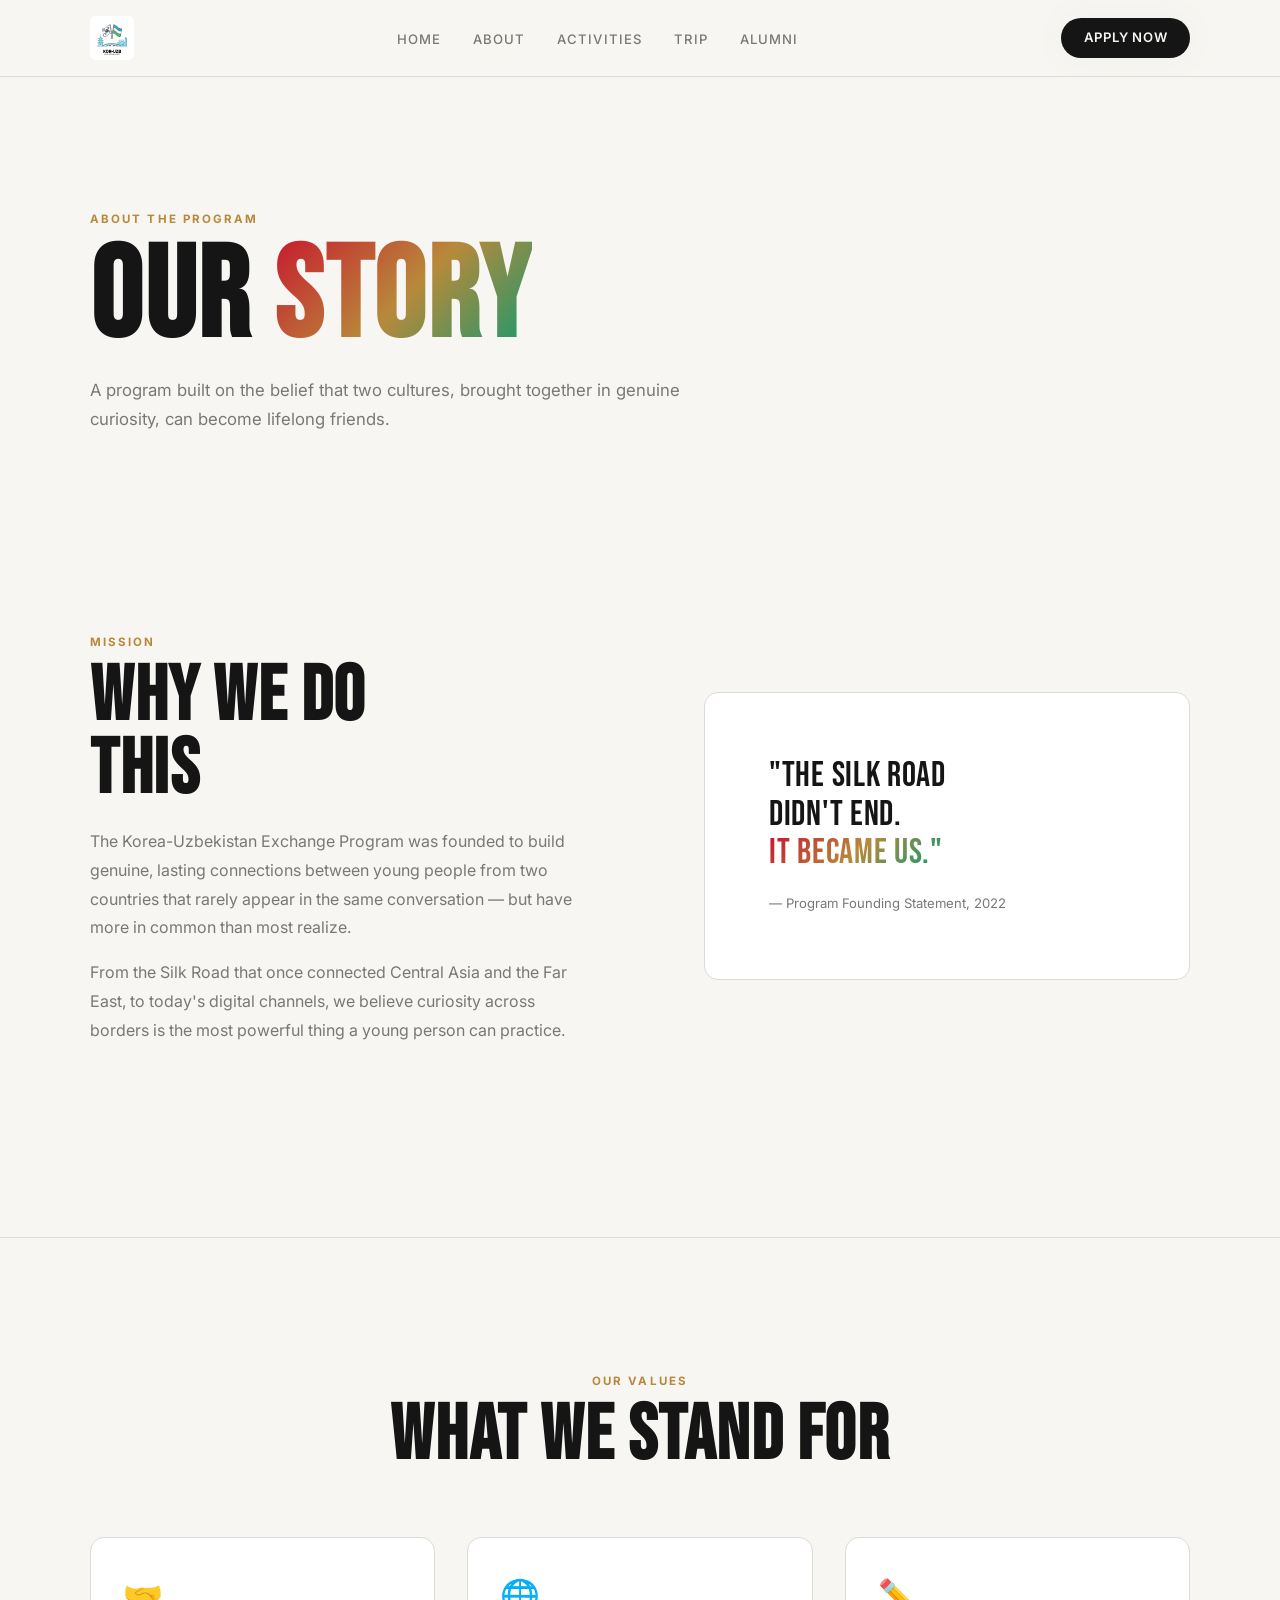
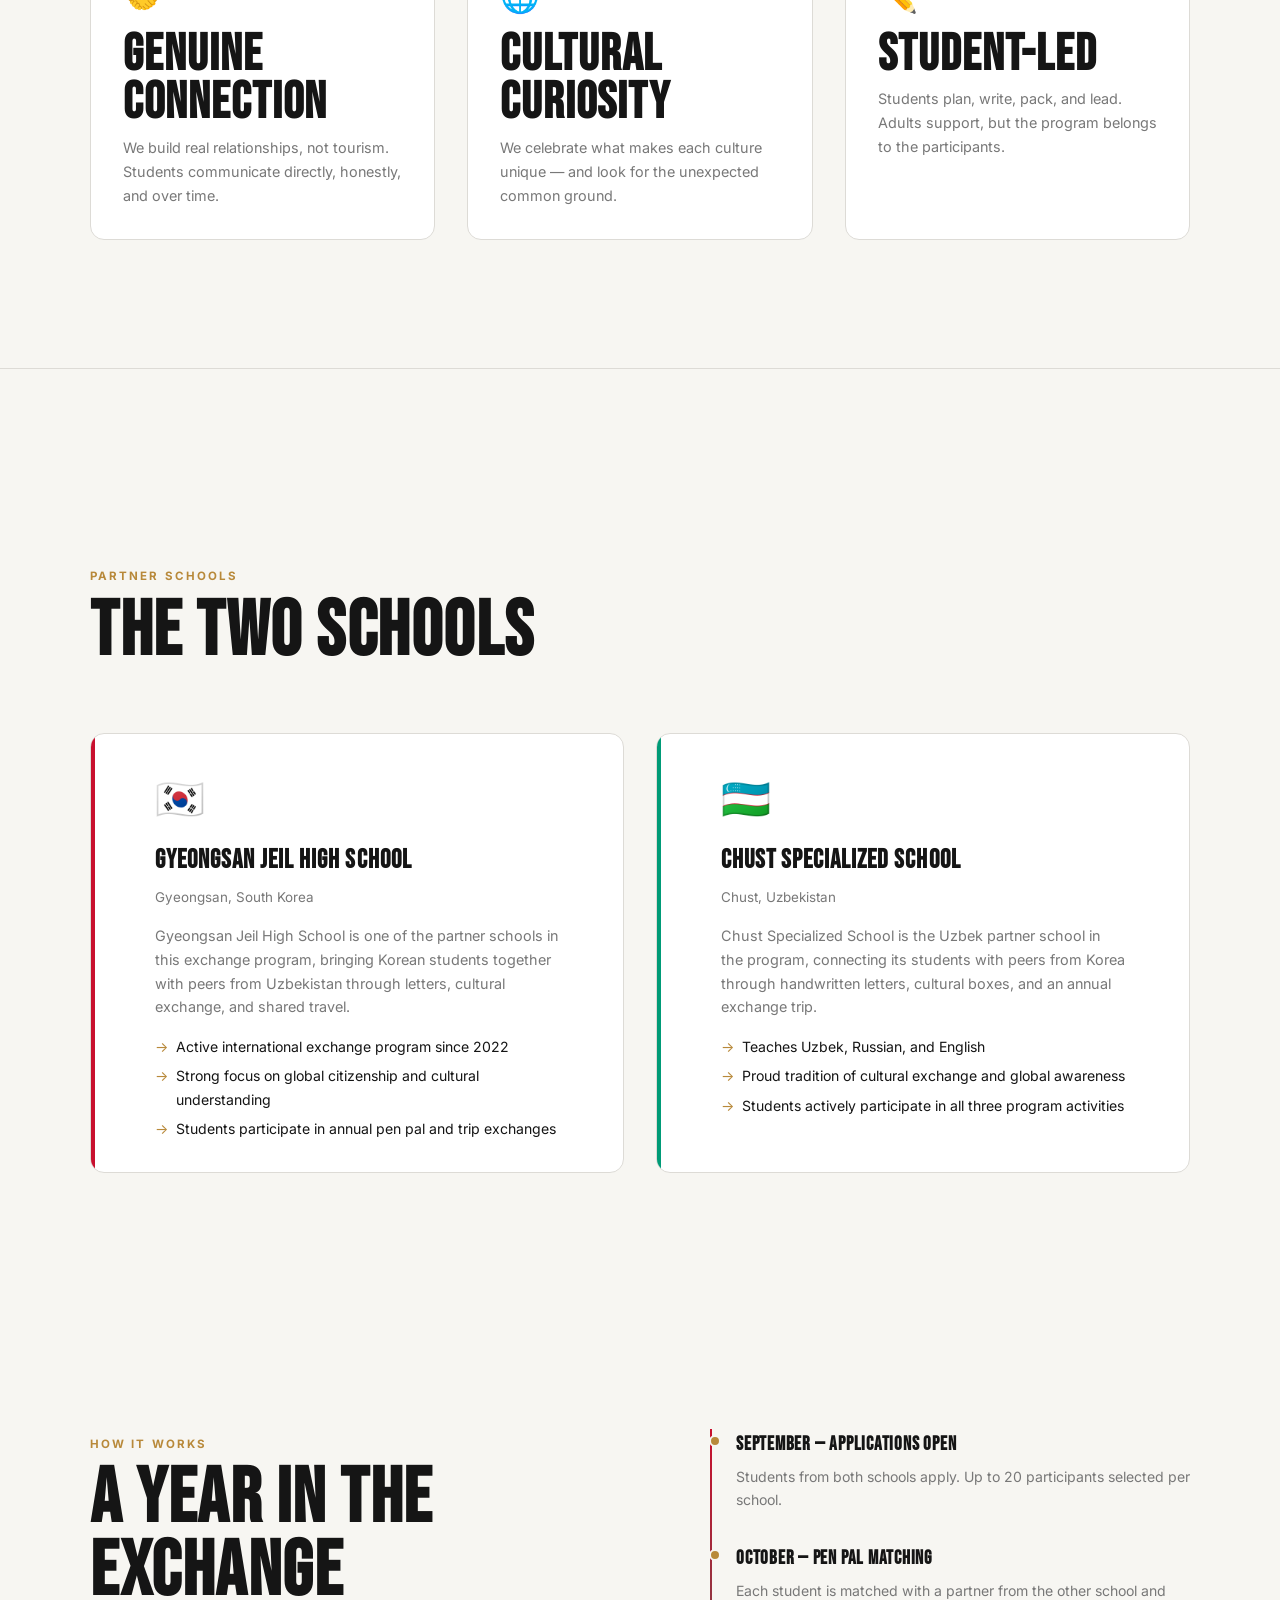
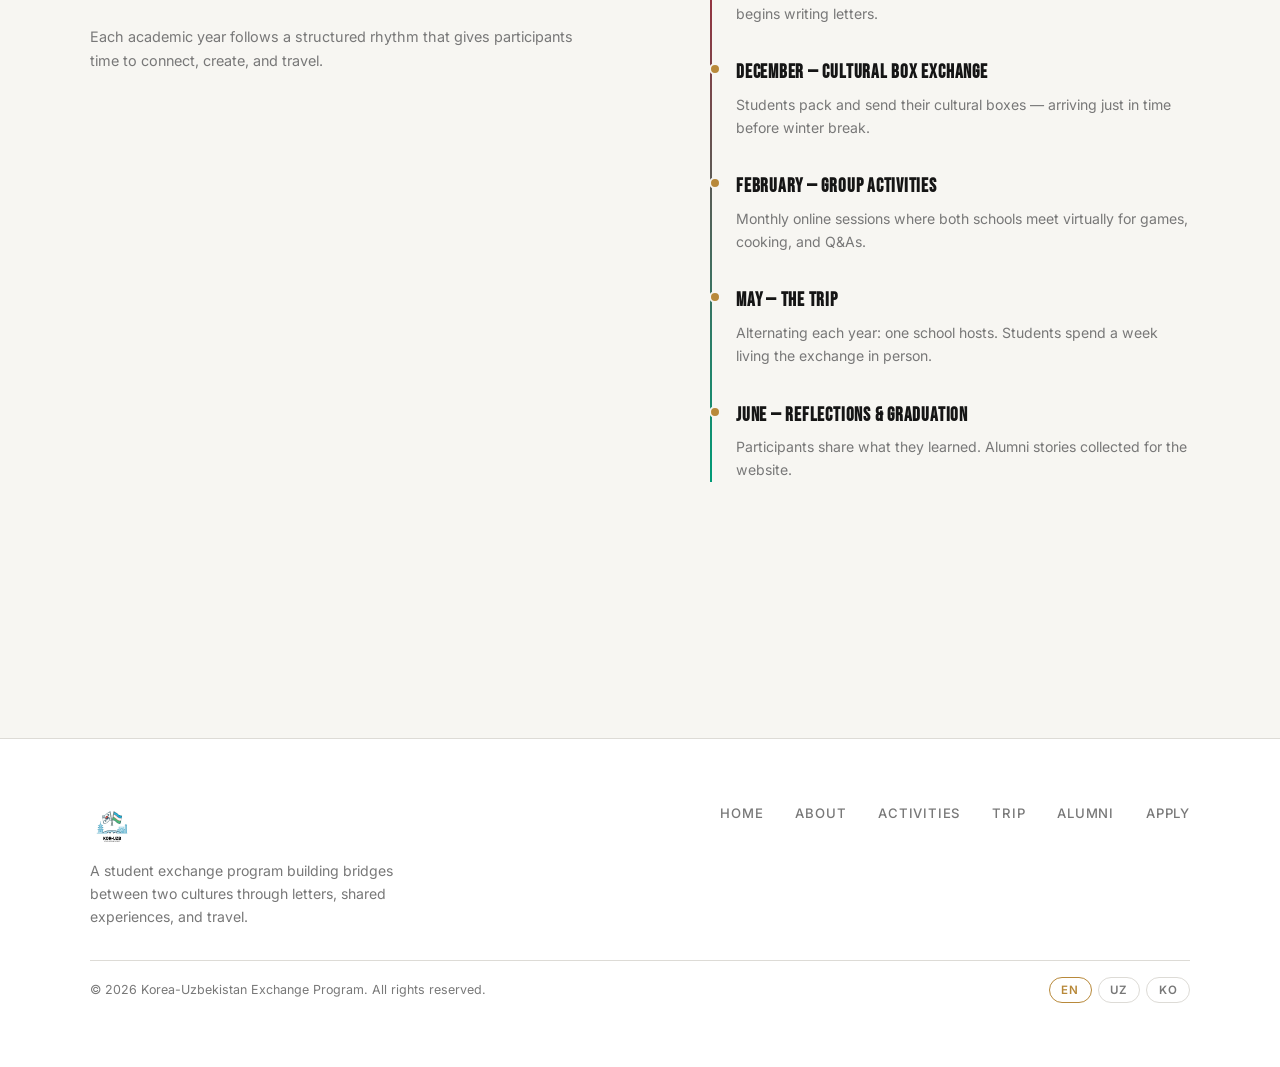
<file: about.html>
<!DOCTYPE html>
<html lang="en">
<head>
  <meta charset="UTF-8" />
  <meta name="viewport" content="width=device-width, initial-scale=1.0" />
  <title>About — Korea-Uzbekistan Exchange Program</title>
  <meta name="description" content="Learn about the Korea-Uzbekistan Exchange Program, its mission, and the two partner schools." />
  <link rel="stylesheet" href="css/style.css" />
</head>
<body>

  <!-- ── Page Header ──────────────────────────────────────── -->
  <header class="page-header" aria-label="Page header">
    <div class="container">
      <span class="label-accent">About the Program</span>
      <h1 class="display d1" style="margin-top:0.5rem">Our <span class="gradient-text">Story</span></h1>
      <p style="max-width:600px;color:var(--c-muted);margin-top:1rem;font-size:1.05rem;line-height:1.75">A program built on the belief that two cultures, brought together in genuine curiosity, can become lifelong friends.</p>
    </div>
  </header>

  <!-- ── Mission ──────────────────────────────────────────── -->
  <section class="section" aria-labelledby="mission-heading">
    <div class="container">
      <div style="display:grid;grid-template-columns:1fr 1fr;gap:var(--space-xl);align-items:center" class="grid-2">
        <div class="reveal">
          <span class="label-accent">Mission</span>
          <h2 id="mission-heading" class="display d2" style="margin-top:0.5rem">Why We Do<br>This</h2>
          <p style="color:var(--c-muted);margin-top:1.25rem;line-height:1.8">The Korea-Uzbekistan Exchange Program was founded to build genuine, lasting connections between young people from two countries that rarely appear in the same conversation — but have more in common than most realize.</p>
          <p style="color:var(--c-muted);margin-top:1rem;line-height:1.8">From the Silk Road that once connected Central Asia and the Far East, to today's digital channels, we believe curiosity across borders is the most powerful thing a young person can practice.</p>
        </div>
        <div class="reveal reveal-delay-1" style="background:var(--c-surface);border:1px solid var(--c-border);border-radius:var(--radius-md);padding:var(--space-lg)">
          <blockquote style="font-family:var(--font-display);font-size:clamp(1.4rem,3vw,2.2rem);letter-spacing:0.02em;text-transform:uppercase;line-height:1.1;color:var(--c-text)">
            "The Silk Road<br>didn't end.<br><span class="gradient-text">It became us."</span>
          </blockquote>
          <p style="margin-top:1.25rem;font-size:0.82rem;color:var(--c-muted)">— Program Founding Statement, 2022</p>
        </div>
      </div>
    </div>
  </section>

  <div class="divider"></div>

  <!-- ── Values ───────────────────────────────────────────── -->
  <section class="section--tight" aria-labelledby="values-heading">
    <div class="container">
      <div class="reveal" style="margin-bottom:var(--space-lg);text-align:center">
        <span class="label-accent">Our Values</span>
        <h2 id="values-heading" class="display d2" style="margin-top:0.5rem">What We Stand For</h2>
      </div>
      <div class="grid-3">
        <div class="reveal" style="background:var(--c-surface);border:1px solid var(--c-border);border-radius:var(--radius-md);padding:var(--space-md)">
          <div style="font-size:2rem;margin-bottom:var(--space-xs)">🤝</div>
          <h3 class="display d3">Genuine Connection</h3>
          <p style="color:var(--c-muted);margin-top:0.5rem;font-size:0.9rem">We build real relationships, not tourism. Students communicate directly, honestly, and over time.</p>
        </div>
        <div class="reveal reveal-delay-1" style="background:var(--c-surface);border:1px solid var(--c-border);border-radius:var(--radius-md);padding:var(--space-md)">
          <div style="font-size:2rem;margin-bottom:var(--space-xs)">🌐</div>
          <h3 class="display d3">Cultural Curiosity</h3>
          <p style="color:var(--c-muted);margin-top:0.5rem;font-size:0.9rem">We celebrate what makes each culture unique — and look for the unexpected common ground.</p>
        </div>
        <div class="reveal reveal-delay-2" style="background:var(--c-surface);border:1px solid var(--c-border);border-radius:var(--radius-md);padding:var(--space-md)">
          <div style="font-size:2rem;margin-bottom:var(--space-xs)">✏️</div>
          <h3 class="display d3">Student-Led</h3>
          <p style="color:var(--c-muted);margin-top:0.5rem;font-size:0.9rem">Students plan, write, pack, and lead. Adults support, but the program belongs to the participants.</p>
        </div>
      </div>
    </div>
  </section>

  <div class="divider"></div>

  <!-- ── Partner Schools ──────────────────────────────────── -->
  <section class="section" aria-labelledby="schools-heading">
    <div class="container">
      <div class="reveal" style="margin-bottom:var(--space-lg)">
        <span class="label-accent">Partner Schools</span>
        <h2 id="schools-heading" class="display d2" style="margin-top:0.5rem">The Two Schools</h2>
      </div>
      <div class="grid-2">
        <div class="school-card kr reveal">
          <div class="school-card-flag">🇰🇷</div>
          <h3>Gyeongsan Jeil High School</h3>
          <p class="detail">Gyeongsan, South Korea</p>
          <p style="margin-top:1rem;font-size:0.9rem;color:var(--c-muted)">Gyeongsan Jeil High School is one of the partner schools in this exchange program, bringing Korean students together with peers from Uzbekistan through letters, cultural exchange, and shared travel.</p>
          <ul style="margin-top:var(--space-sm)">
            <li>Active international exchange program since 2022</li>
            <li>Strong focus on global citizenship and cultural understanding</li>
            <li>Students participate in annual pen pal and trip exchanges</li>
          </ul>
        </div>
        <div class="school-card uz reveal reveal-delay-1">
          <div class="school-card-flag">🇺🇿</div>
          <h3>Chust Specialized School</h3>
          <p class="detail">Chust, Uzbekistan</p>
          <p style="margin-top:1rem;font-size:0.9rem;color:var(--c-muted)">Chust Specialized School is the Uzbek partner school in the program, connecting its students with peers from Korea through handwritten letters, cultural boxes, and an annual exchange trip.</p>
          <ul style="margin-top:var(--space-sm)">
            <li>Teaches Uzbek, Russian, and English</li>
            <li>Proud tradition of cultural exchange and global awareness</li>
            <li>Students actively participate in all three program activities</li>
          </ul>
        </div>
      </div>
    </div>
  </section>

  <!-- ── How It Works (Timeline) ──────────────────────────── -->
  <section class="section" aria-labelledby="timeline-heading">
    <div class="container">
      <div style="display:grid;grid-template-columns:1fr 1fr;gap:var(--space-xl);align-items:start" class="grid-2">
        <div class="reveal">
          <span class="label-accent">How It Works</span>
          <h2 id="timeline-heading" class="display d2" style="margin-top:0.5rem">A Year in the<br>Exchange</h2>
          <p style="color:var(--c-muted);margin-top:1rem;font-size:0.9rem">Each academic year follows a structured rhythm that gives participants time to connect, create, and travel.</p>
        </div>
        <div class="timeline reveal reveal-delay-1">
          <div class="timeline-item">
            <h4>September — Applications Open</h4>
            <p>Students from both schools apply. Up to 20 participants selected per school.</p>
          </div>
          <div class="timeline-item">
            <h4>October — Pen Pal Matching</h4>
            <p>Each student is matched with a partner from the other school and begins writing letters.</p>
          </div>
          <div class="timeline-item">
            <h4>December — Cultural Box Exchange</h4>
            <p>Students pack and send their cultural boxes — arriving just in time before winter break.</p>
          </div>
          <div class="timeline-item">
            <h4>February — Group Activities</h4>
            <p>Monthly online sessions where both schools meet virtually for games, cooking, and Q&amp;As.</p>
          </div>
          <div class="timeline-item">
            <h4>May — The Trip</h4>
            <p>Alternating each year: one school hosts. Students spend a week living the exchange in person.</p>
          </div>
          <div class="timeline-item" style="padding-bottom:0">
            <h4>June — Reflections &amp; Graduation</h4>
            <p>Participants share what they learned. Alumni stories collected for the website.</p>
          </div>
        </div>
      </div>
    </div>
  </section>

  <script src="js/i18n.js"></script>
  <script src="js/nav.js"></script>
</body>
</html>
</file>
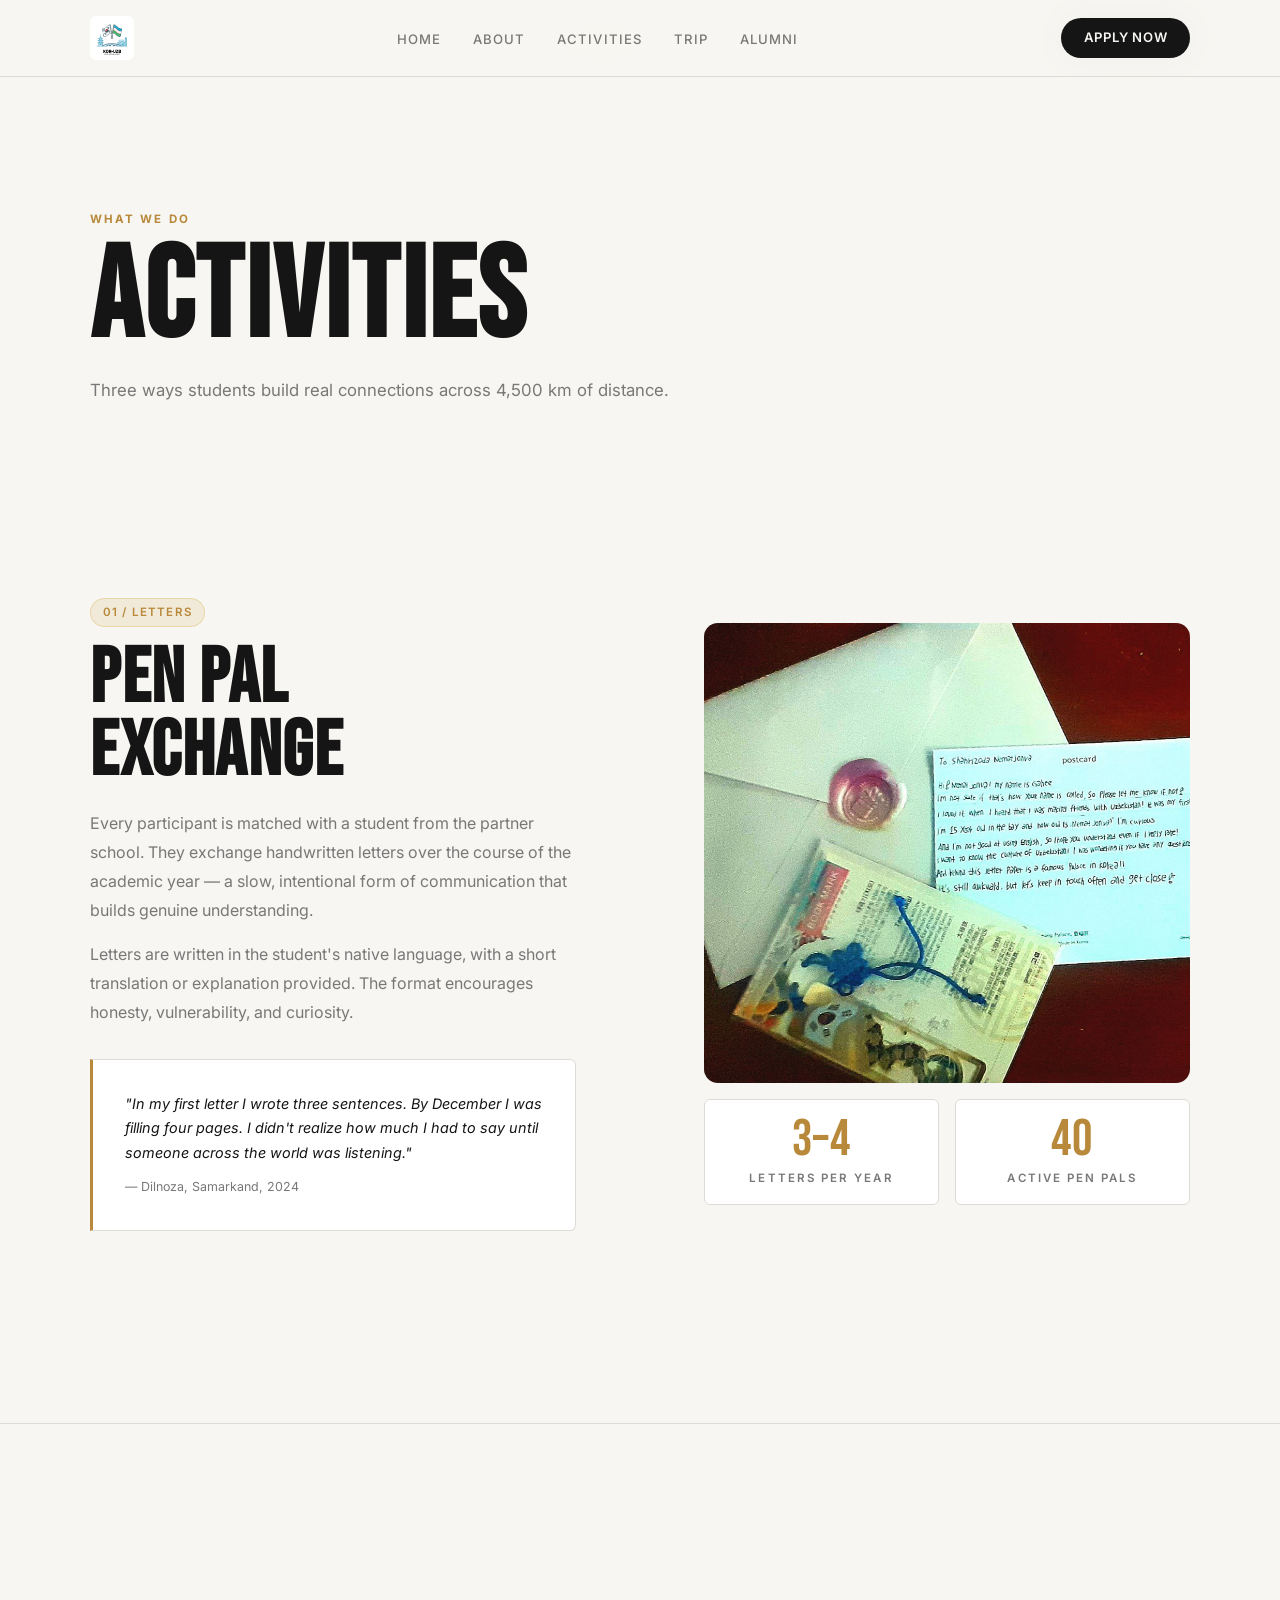
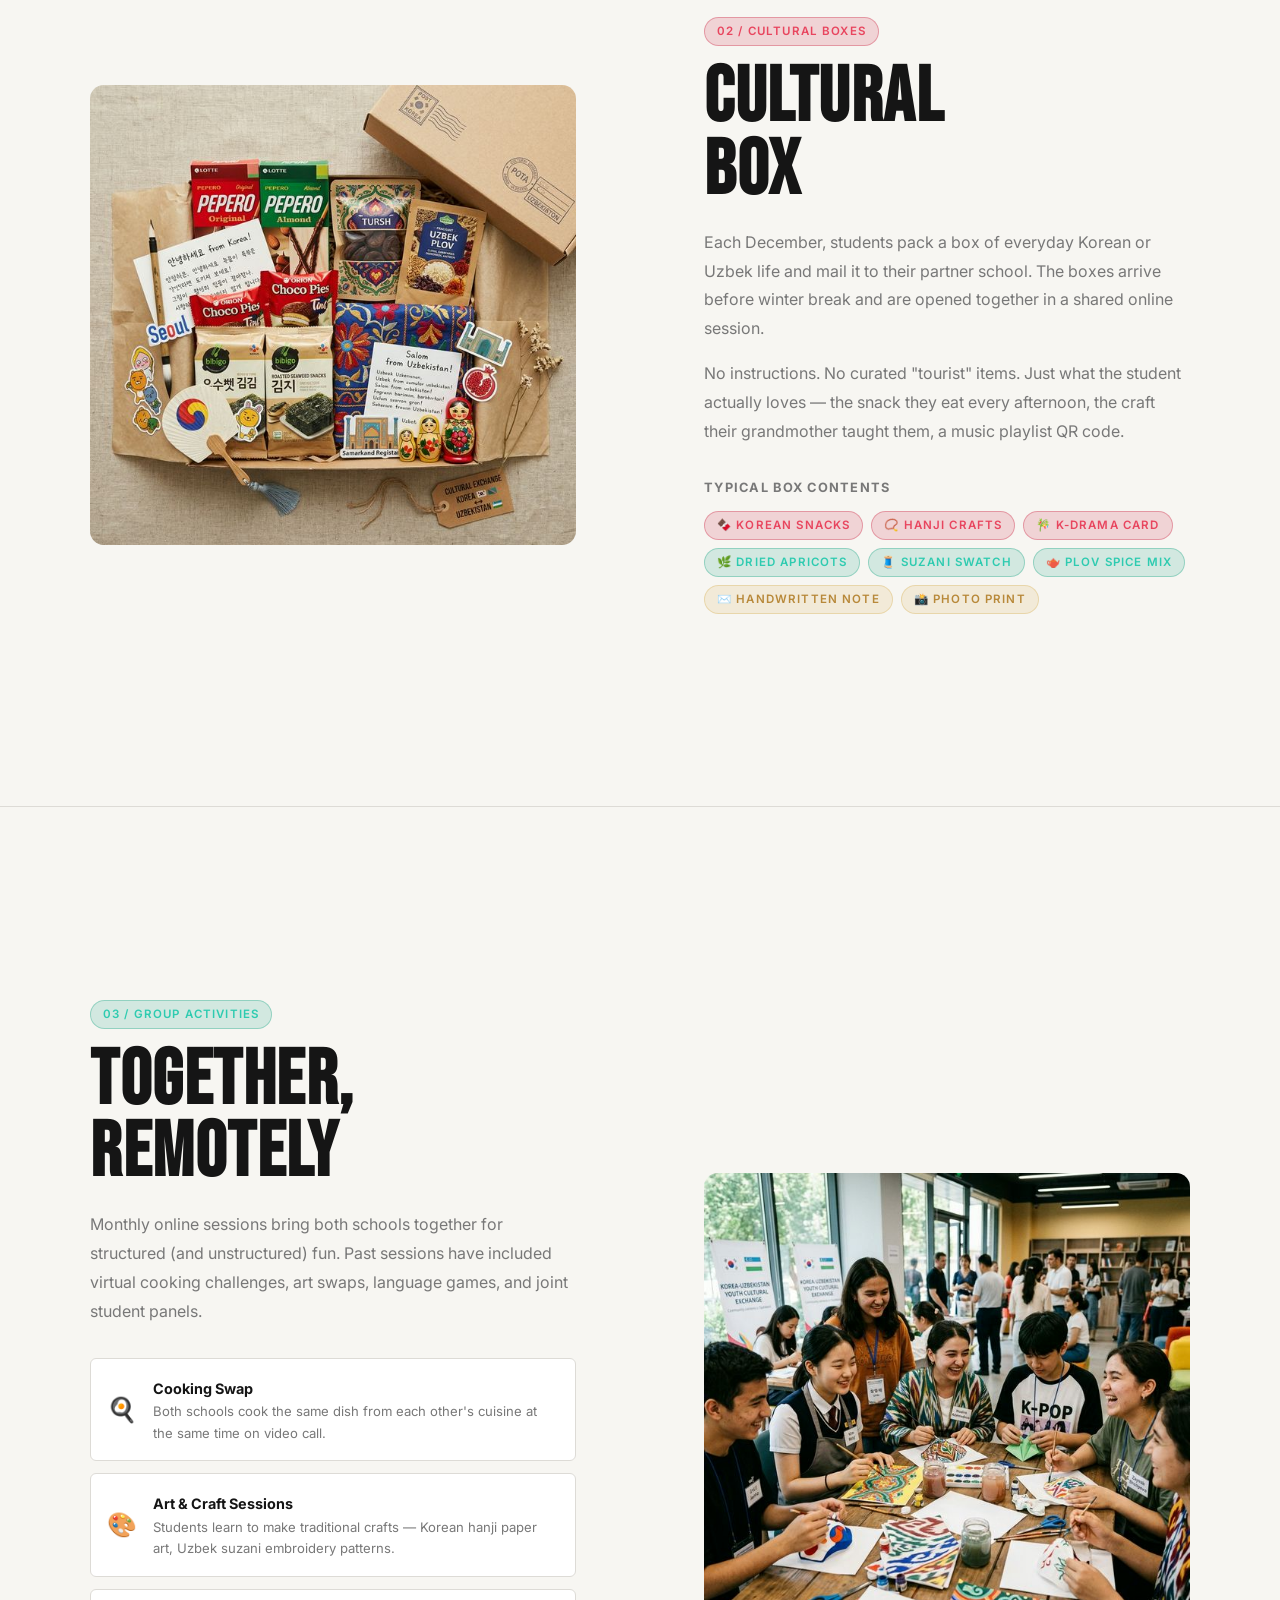
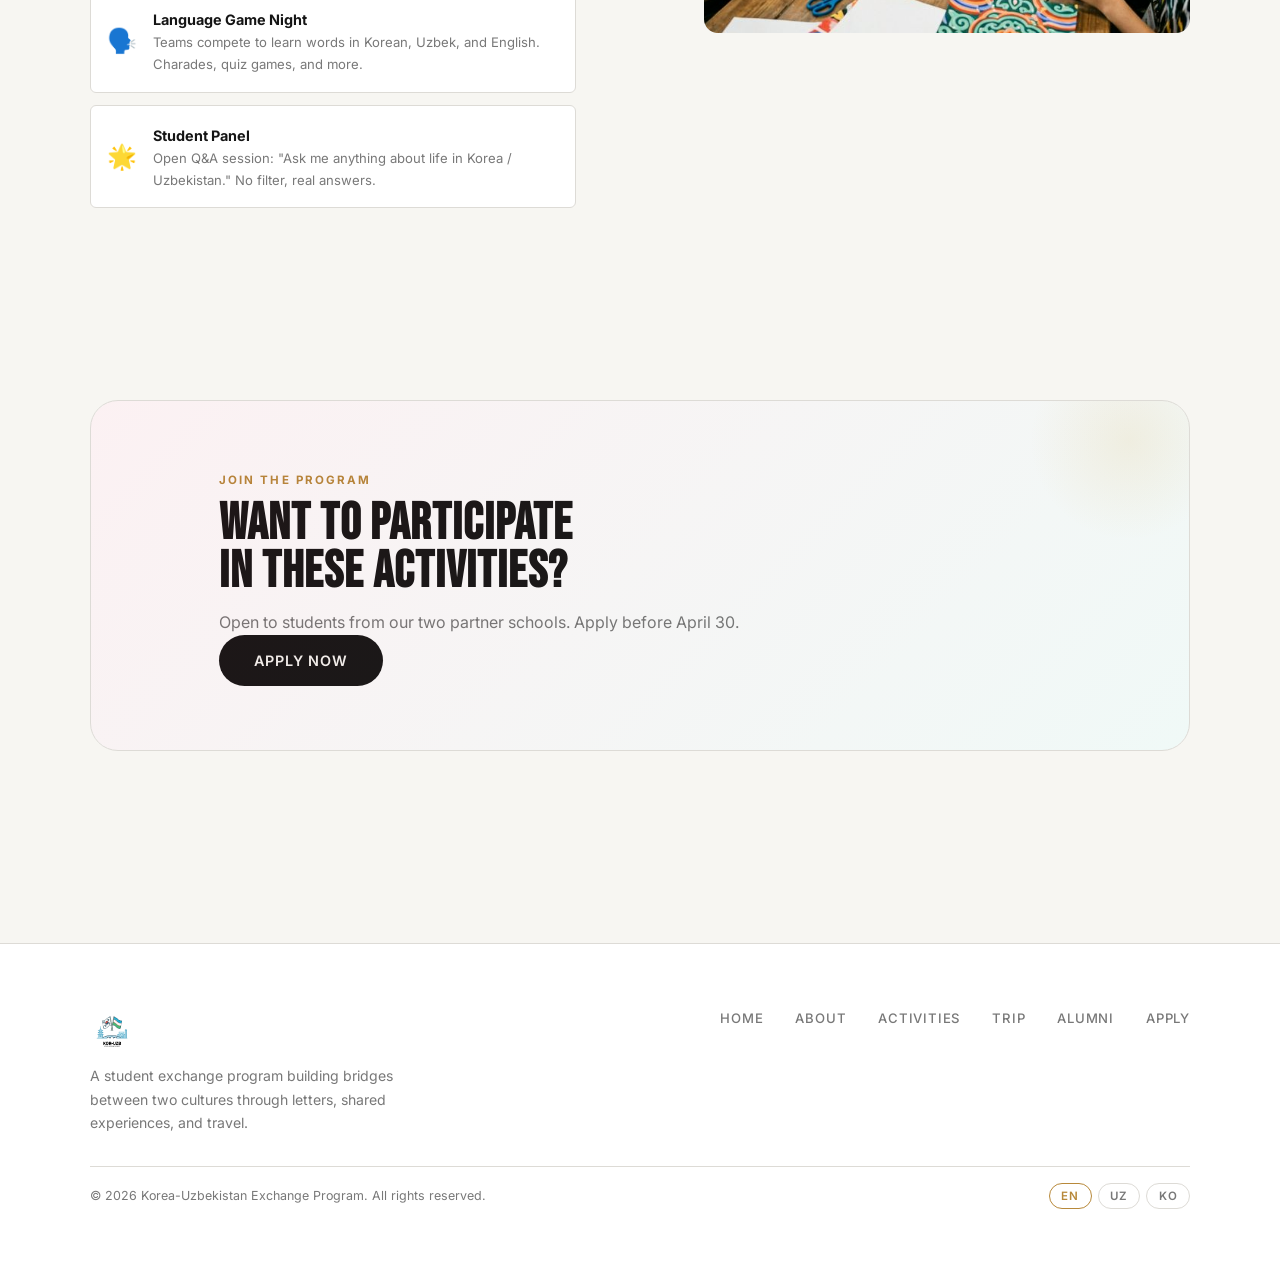
<file: activities.html>
<!DOCTYPE html>
<html lang="en">

<head>
  <meta charset="UTF-8" />
  <meta name="viewport" content="width=device-width, initial-scale=1.0" />
  <title>Activities — Korea-Uzbekistan Exchange Program</title>
  <meta name="description"
    content="Explore exchange program activities: pen pal letters, cultural boxes, and group sessions between Korean and Uzbek students." />
  <link rel="stylesheet" href="css/style.css" />
</head>

<body>

  <!-- ── Page Header ──────────────────────────────────────── -->
  <header class="page-header">
    <div class="container">
      <span class="label-accent" data-i18n="acts.header.label">What We Do</span>
      <h1 class="display d1" style="margin-top:0.5rem" data-i18n="acts.header.title">Activities</h1>
      <p style="max-width:580px;color:var(--c-muted);margin-top:1rem;font-size:1.05rem;line-height:1.75" data-i18n="acts.header.desc">Three ways
        students build real connections across 4,500 km of distance.</p>
    </div>
  </header>

  <!-- ── Activity 01: Letters ──────────────────────────────── -->
  <section class="section" id="letters" aria-labelledby="letters-heading">
    <div class="container">
      <div style="display:grid;grid-template-columns:1fr 1fr;gap:var(--space-xl);align-items:center" class="grid-2">
        <div class="reveal">
          <span class="tag tag-gold" style="margin-bottom:1rem;display:inline-block" data-i18n="acts.01.tag">01 / Letters</span>
          <h2 id="letters-heading" class="display d2" data-i18n-html="acts.01.title">Pen Pal<br>Exchange</h2>
          <p style="color:var(--c-muted);margin-top:1.25rem;line-height:1.8">Every participant is matched with a student
            from the partner school. They exchange handwritten letters over the course of the academic year — a slow,
            intentional form of communication that builds genuine understanding.</p>
          <p style="color:var(--c-muted);margin-top:1rem;line-height:1.8">Letters are written in the student's native
            language, with a short translation or explanation provided. The format encourages honesty, vulnerability,
            and curiosity.</p>
          <div
            style="margin-top:var(--space-md);padding:var(--space-md);background:var(--c-surface);border:1px solid var(--c-border);border-left:3px solid var(--c-accent-gold);border-radius:0 var(--radius-sm) var(--radius-sm) 0">
            <p style="font-style:italic;font-size:0.9rem;line-height:1.7;color:var(--c-text)">"In my first letter I
              wrote three sentences. By December I was filling four pages. I didn't realize how much I had to say until
              someone across the world was listening."</p>
            <p style="margin-top:0.75rem;font-size:0.78rem;color:var(--c-muted)">— Dilnoza, Samarkand, 2024</p>
          </div>
        </div>
        <div class="reveal reveal-delay-1">
          <div class="photo-item" style="border-radius:var(--radius-md);overflow:hidden">
            <img src="assets/images/photo_2026-03-20_21-26-16.jpg"
              alt="Handwritten letters exchanged between Korean and Uzbek students" style="width:100%;height:460px;object-fit:cover;"
              loading="lazy" />
          </div>
          <div style="display:grid;grid-template-columns:1fr 1fr;gap:1rem;margin-top:1rem">
            <div
              style="background:var(--c-surface);border:1px solid var(--c-border);border-radius:var(--radius-sm);padding:1rem;text-align:center">
              <div class="display d3" style="color:var(--c-accent-gold)">3–4</div>
              <div class="label" style="margin-top:4px">Letters per year</div>
            </div>
            <div
              style="background:var(--c-surface);border:1px solid var(--c-border);border-radius:var(--radius-sm);padding:1rem;text-align:center">
              <div class="display d3" style="color:var(--c-accent-gold)">40</div>
              <div class="label" style="margin-top:4px">Active pen pals</div>
            </div>
          </div>
        </div>
      </div>
    </div>
  </section>

  <div class="divider"></div>

  <!-- ── Activity 02: Cultural Boxes ──────────────────────── -->
  <section class="section" id="boxes" aria-labelledby="boxes-heading">
    <div class="container">
      <div style="display:grid;grid-template-columns:1fr 1fr;gap:var(--space-xl);align-items:center" class="grid-2">
        <div class="reveal reveal-delay-1" style="order:2">
          <span class="tag tag-kr" style="margin-bottom:1rem;display:inline-block" data-i18n="acts.02.tag">02 / Cultural Boxes</span>
          <h2 id="boxes-heading" class="display d2" data-i18n-html="acts.02.title">Cultural<br>Box</h2>
          <p style="color:var(--c-muted);margin-top:1.25rem;line-height:1.8">Each December, students pack a box of
            everyday Korean or Uzbek life and mail it to their partner school. The boxes arrive before winter break and
            are opened together in a shared online session.</p>
          <p style="color:var(--c-muted);margin-top:1rem;line-height:1.8">No instructions. No curated "tourist" items.
            Just what the student actually loves — the snack they eat every afternoon, the craft their grandmother
            taught them, a music playlist QR code.</p>
          <div style="margin-top:var(--space-md)">
            <h4
              style="font-size:0.8rem;font-weight:700;letter-spacing:0.1em;text-transform:uppercase;color:var(--c-muted);margin-bottom:0.75rem">
              Typical Box Contents</h4>
            <div style="display:flex;flex-wrap:wrap;gap:8px">
              <span class="tag tag-kr">🍫 Korean snacks</span>
              <span class="tag tag-kr">📿 Hanji crafts</span>
              <span class="tag tag-kr">🎋 K-drama card</span>
              <span class="tag tag-uz">🌿 Dried apricots</span>
              <span class="tag tag-uz">🧵 Suzani swatch</span>
              <span class="tag tag-uz">🫖 Plov spice mix</span>
              <span class="tag tag-gold">✉️ Handwritten note</span>
              <span class="tag tag-gold">📸 Photo print</span>
            </div>
          </div>
        </div>
        <div class="reveal" style="order:1">
          <div class="photo-item" style="border-radius:var(--radius-md);overflow:hidden">
            <img src="assets/images/cultural_box.png" alt="Cultural exchange box with Korean and Uzbek items"
              style="width:100%;height:460px" loading="lazy" />
          </div>
        </div>
      </div>
    </div>
  </section>

  <div class="divider"></div>

  <!-- ── Activity 03: Group Activities ────────────────────── -->
  <section class="section" id="group" aria-labelledby="group-heading">
    <div class="container">
      <div style="display:grid;grid-template-columns:1fr 1fr;gap:var(--space-xl);align-items:center" class="grid-2">
        <div class="reveal">
          <span class="tag tag-uz" style="margin-bottom:1rem;display:inline-block" data-i18n="acts.03.tag">03 / Group Activities</span>
          <h2 id="group-heading" class="display d2" data-i18n-html="acts.03.title">Together,<br>Remotely</h2>
          <p style="color:var(--c-muted);margin-top:1.25rem;line-height:1.8">Monthly online sessions bring both schools
            together for structured (and unstructured) fun. Past sessions have included virtual cooking challenges, art
            swaps, language games, and joint student panels.</p>
          <div style="margin-top:var(--space-md);display:flex;flex-direction:column;gap:0.75rem">
            <div
              style="display:flex;align-items:center;gap:1rem;background:var(--c-surface);border:1px solid var(--c-border);border-radius:var(--radius-sm);padding:1rem">
              <span style="font-size:1.5rem">🍳</span>
              <div>
                <strong style="font-size:0.9rem">Cooking Swap</strong>
                <p style="font-size:0.82rem;color:var(--c-muted);margin:0">Both schools cook the same dish from each
                  other's cuisine at the same time on video call.</p>
              </div>
            </div>
            <div
              style="display:flex;align-items:center;gap:1rem;background:var(--c-surface);border:1px solid var(--c-border);border-radius:var(--radius-sm);padding:1rem">
              <span style="font-size:1.5rem">🎨</span>
              <div>
                <strong style="font-size:0.9rem">Art &amp; Craft Sessions</strong>
                <p style="font-size:0.82rem;color:var(--c-muted);margin:0">Students learn to make traditional crafts —
                  Korean hanji paper art, Uzbek suzani embroidery patterns.</p>
              </div>
            </div>
            <div
              style="display:flex;align-items:center;gap:1rem;background:var(--c-surface);border:1px solid var(--c-border);border-radius:var(--radius-sm);padding:1rem">
              <span style="font-size:1.5rem">🗣️</span>
              <div>
                <strong style="font-size:0.9rem">Language Game Night</strong>
                <p style="font-size:0.82rem;color:var(--c-muted);margin:0">Teams compete to learn words in Korean,
                  Uzbek, and English. Charades, quiz games, and more.</p>
              </div>
            </div>
            <div
              style="display:flex;align-items:center;gap:1rem;background:var(--c-surface);border:1px solid var(--c-border);border-radius:var(--radius-sm);padding:1rem">
              <span style="font-size:1.5rem">🌟</span>
              <div>
                <strong style="font-size:0.9rem">Student Panel</strong>
                <p style="font-size:0.82rem;color:var(--c-muted);margin:0">Open Q&amp;A session: "Ask me anything about
                  life in Korea / Uzbekistan." No filter, real answers.</p>
              </div>
            </div>
          </div>
        </div>
        <div class="reveal reveal-delay-1">
          <div class="photo-item" style="border-radius:var(--radius-md);overflow:hidden">
            <img src="assets/images/group_activity.png" alt="Students doing group cultural activity"
              style="width:100%;height:460px" loading="lazy" />
          </div>
        </div>
      </div>
    </div>
  </section>

  <!-- ── CTA ───────────────────────────────────────────────── -->
  <section class="section--tight">
    <div class="container">
      <div class="reveal teaser-block">
        <div class="teaser-block-accent"></div>
        <div>
          <span class="label-accent" data-i18n="acts.cta.label">Join the Program</span>
          <h2 class="display d3" style="margin-top:0.5rem" data-i18n-html="acts.cta.title">Want to participate<br>in these activities?</h2>
          <p style="color:var(--c-muted);margin-top:0.75rem" data-i18n="acts.cta.desc">Open to students from our two partner schools. Apply before
            April 30.</p>
        <a href="https://docs.google.com/forms/d/e/1FAIpQLSdyBOLVM5tfdMQNXqom3GcyMjEW5kfIMpBfBy3iY5gb9ZFwYg/viewform?usp=publish-editor" target="_blank" class="btn btn-primary btn-lg" style="flex-shrink:0" data-i18n="acts.cta.btn">Apply Now</a>
    </div>
  </section>

  <script src="js/i18n.js"></script>
  <script src="js/nav.js"></script>
</body>

</html>
</file>
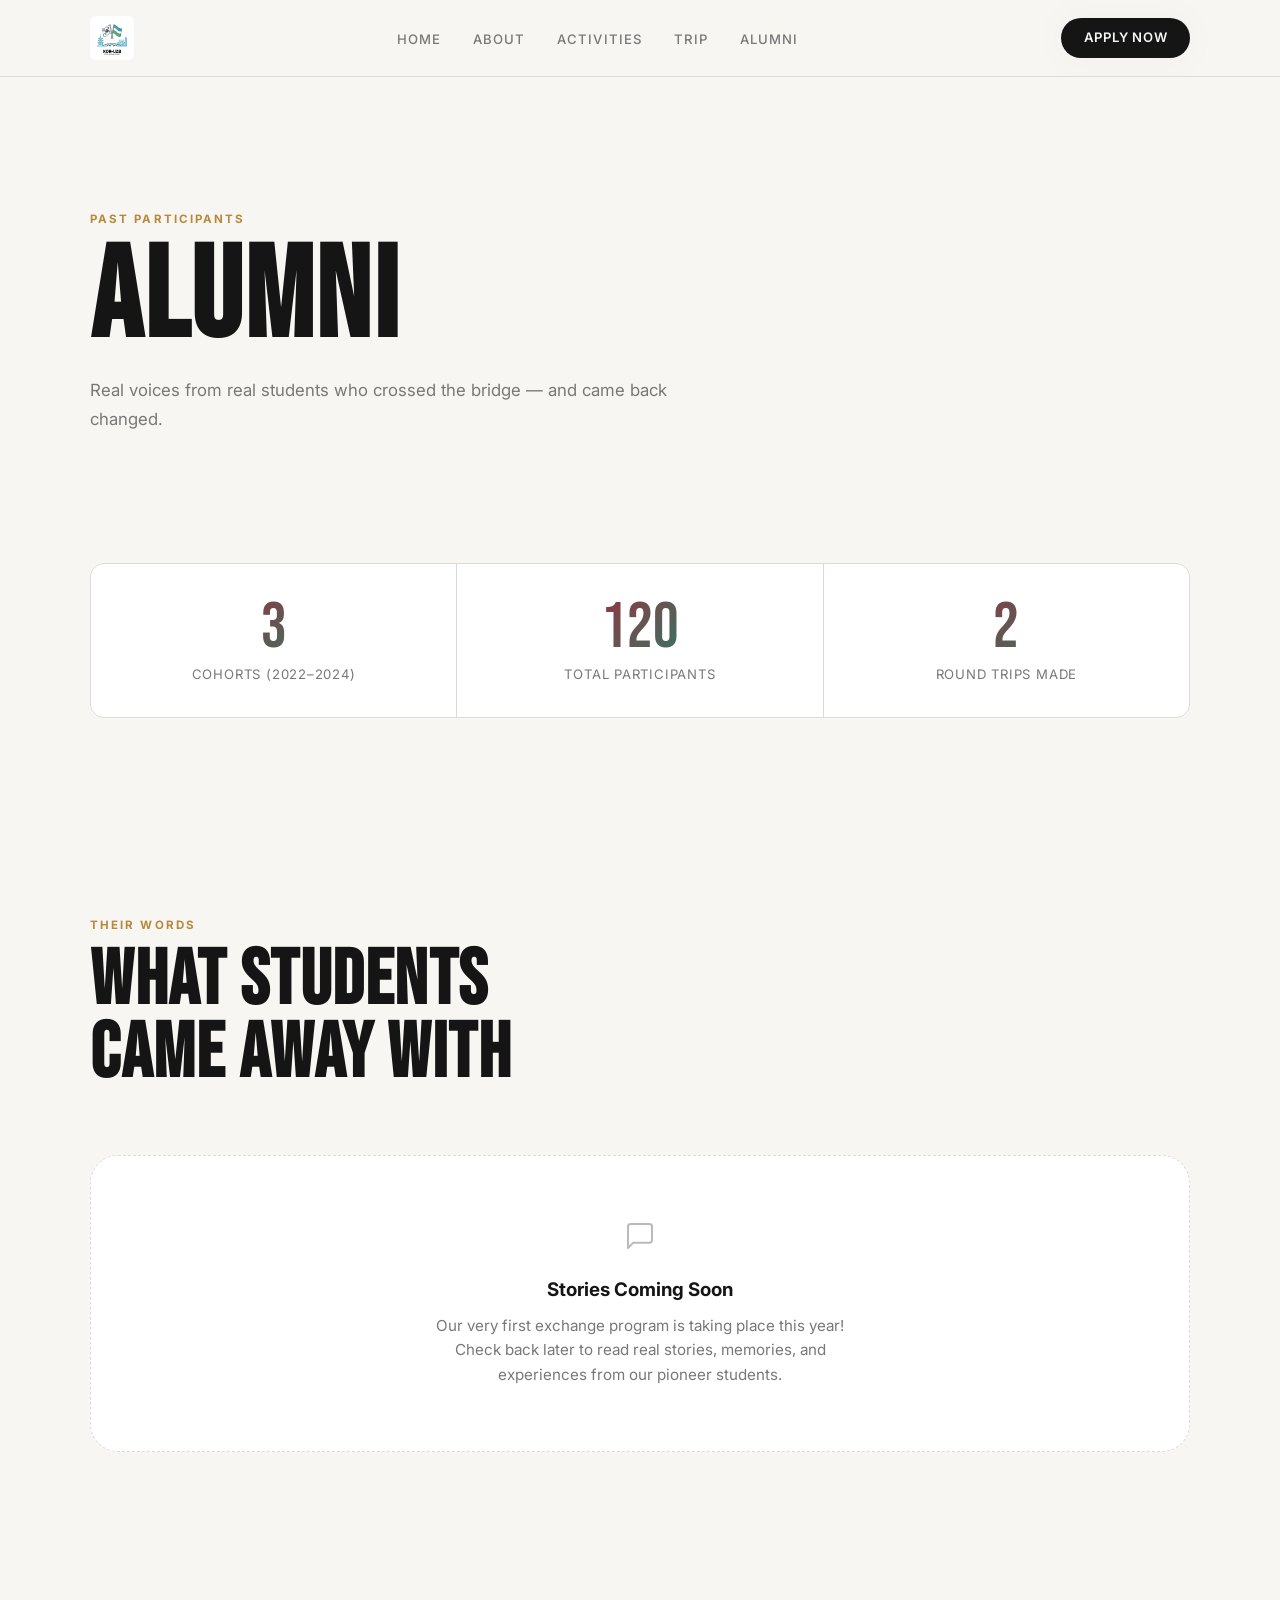
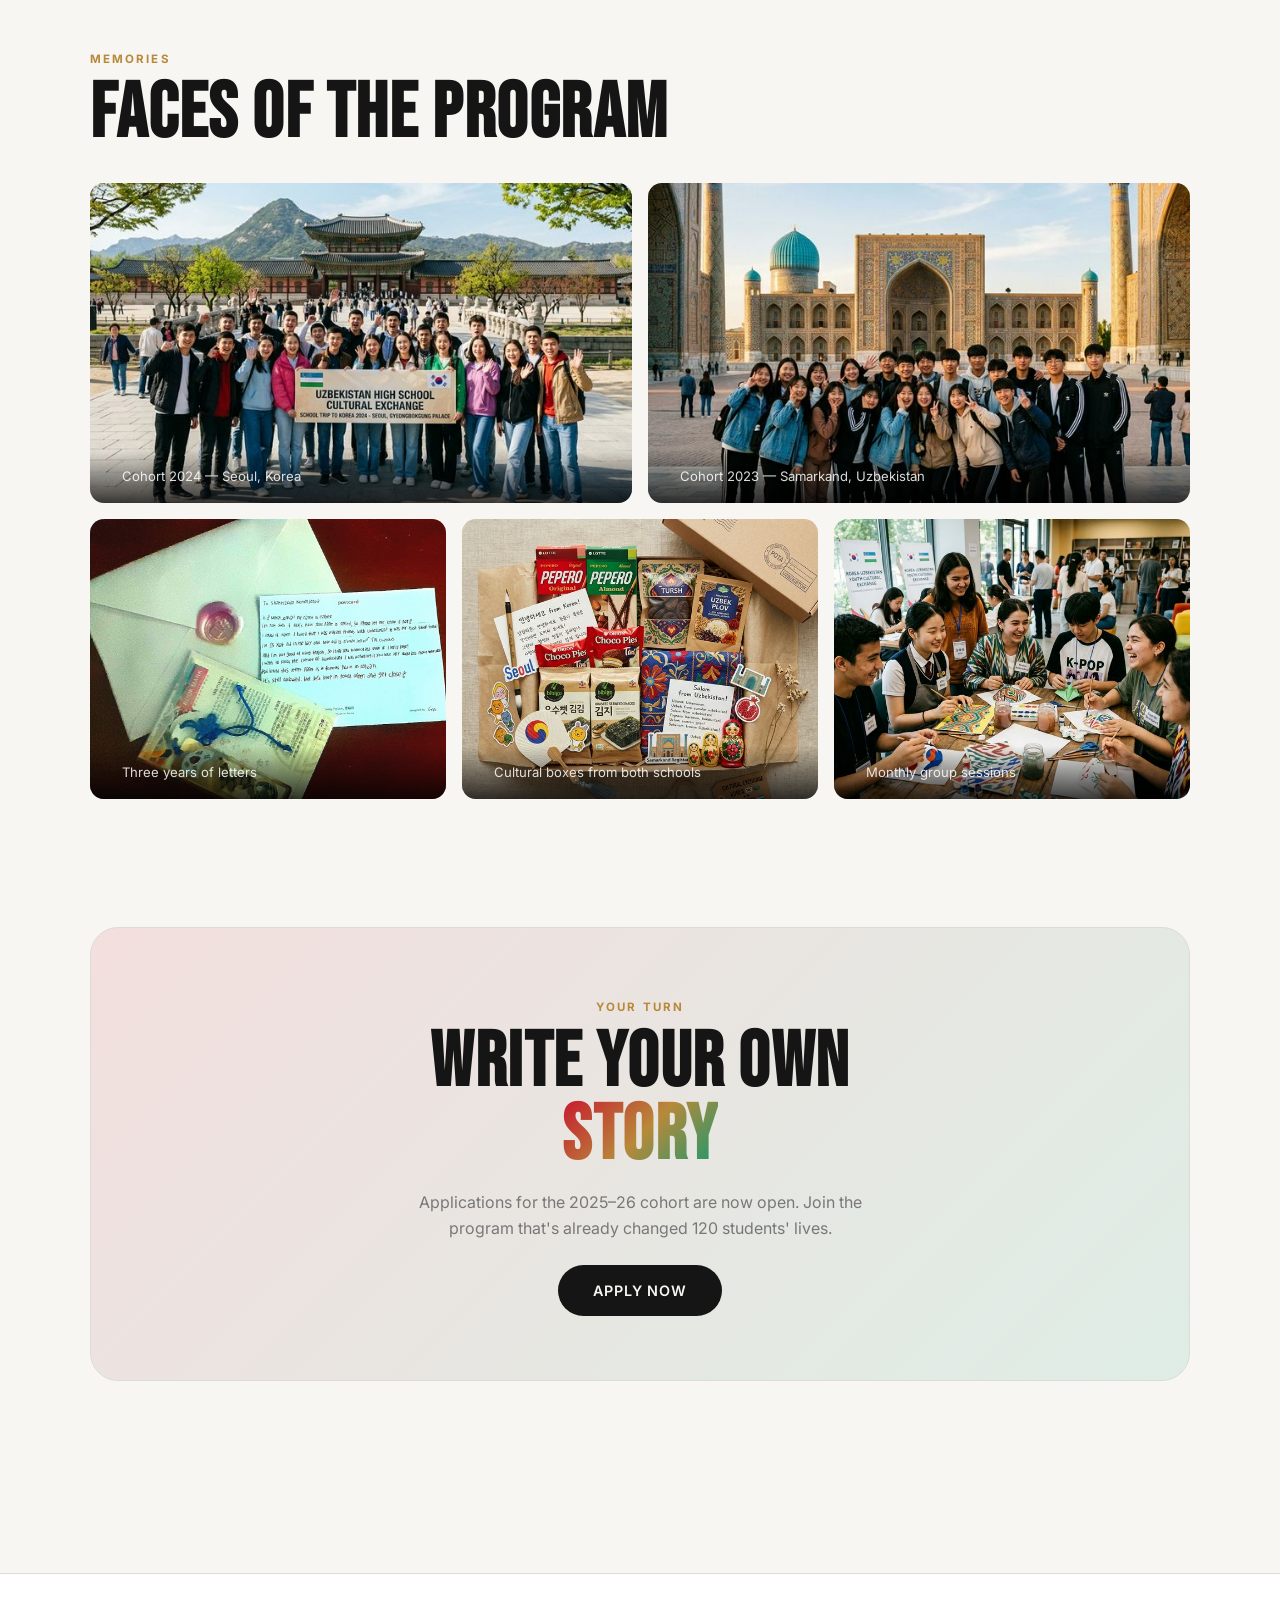
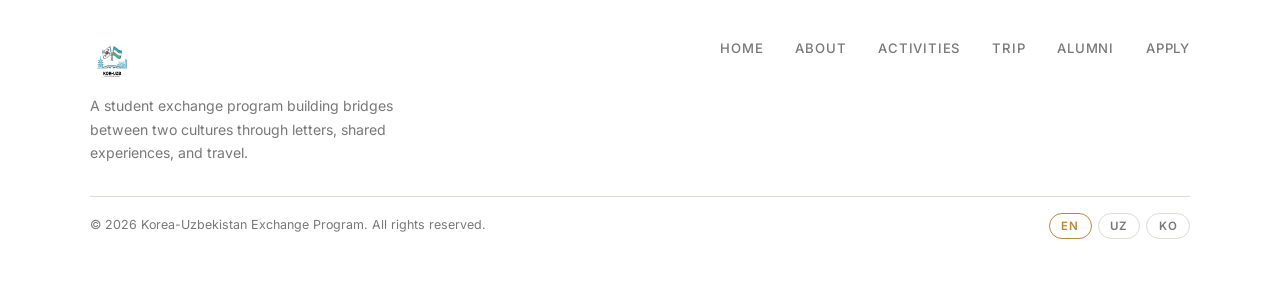
<file: alumni.html>
<!DOCTYPE html>
<html lang="en">
<head>
  <meta charset="UTF-8" />
  <meta name="viewport" content="width=device-width, initial-scale=1.0" />
  <title>Alumni — Korea-Uzbekistan Exchange Program</title>
  <meta name="description" content="Stories and testimonials from past Korea-Uzbekistan Exchange Program participants." />
  <link rel="stylesheet" href="css/style.css" />
</head>
<body>

  <!-- ── Page Header ──────────────────────────────────────── -->
  <header class="page-header">
    <div class="container">
      <span class="label-accent">Past Participants</span>
      <h1 class="display d1" style="margin-top:0.5rem">Alumni</h1>
      <p style="max-width:600px;color:var(--c-muted);margin-top:1rem;font-size:1.05rem;line-height:1.75">Real voices from real students who crossed the bridge — and came back changed.</p>
    </div>
  </header>

  <!-- ── Stats ribbon ──────────────────────────────────────── -->
  <section class="section--tight">
    <div class="container">
      <div class="stats-bar reveal">
        <div class="stat-item">
          <div class="stat-number">3</div>
          <div class="stat-label">Cohorts (2022–2024)</div>
        </div>
        <div class="stat-item">
          <div class="stat-number">120</div>
          <div class="stat-label">Total Participants</div>
        </div>
        <div class="stat-item">
          <div class="stat-number">2</div>
          <div class="stat-label">Round Trips Made</div>
        </div>
      </div>
    </div>
  </section>

  <!-- ── Featured Testimonials ────────────────────────────── -->
  <section class="section" aria-labelledby="testimonials-heading">
    <div class="container">
      <div class="reveal" style="margin-bottom:var(--space-lg)">
        <span class="label-accent">Their Words</span>
        <h2 id="testimonials-heading" class="display d2" style="margin-top:0.5rem">What Students<br>Came Away With</h2>
      </div>

      <div class="reveal" style="background:var(--c-surface); border:1px dashed var(--c-border); border-radius:var(--radius-lg); padding:4rem 2rem; text-align:center; color:var(--c-muted);">
        <svg width="32" height="32" viewBox="0 0 24 24" fill="none" stroke="currentColor" stroke-width="1.5" stroke-linecap="round" stroke-linejoin="round" style="margin-bottom:1rem; opacity:0.5"><path d="M21 15a2 2 0 0 1-2 2H7l-4 4V5a2 2 0 0 1 2-2h14a2 2 0 0 1 2 2z"></path></svg>
        <h3 style="margin-bottom:0.5rem; color:var(--c-text);">Stories Coming Soon</h3>
        <p style="max-width:450px; margin:0 auto; font-size:0.95rem; line-height:1.6;">Our very first exchange program is taking place this year! Check back later to read real stories, memories, and experiences from our pioneer students.</p>
      </div>
    </div>
  </section>

  <!-- ── Photo montage ─────────────────────────────────────── -->
  <section class="section--tight" aria-label="Alumni photo montage">
    <div class="container">
      <div class="reveal" style="margin-bottom:var(--space-md)">
        <span class="label-accent">Memories</span>
        <h2 class="display d2" style="margin-top:0.5rem">Faces of the Program</h2>
      </div>
      <div class="photo-grid reveal">
        <div class="photo-item p-half">
          <img src="assets/images/trip_korea.png" alt="2024 Korea trip group" style="height:320px" loading="lazy" />
          <div class="photo-caption">Cohort 2024 — Seoul, Korea</div>
        </div>
        <div class="photo-item p-half">
          <img src="assets/images/trip_uzbekistan.png" alt="2023 Uzbekistan trip group" style="height:320px" loading="lazy" />
          <div class="photo-caption">Cohort 2023 — Samarkand, Uzbekistan</div>
        </div>
        <div class="photo-item" style="grid-column: span 4">
          <img src="assets/images/photo_2026-03-20_21-26-16.jpg" alt="Letters exchanged over the years" style="height:220px; object-fit:cover;" loading="lazy" />
          <div class="photo-caption">Three years of letters</div>
        </div>
        <div class="photo-item" style="grid-column: span 4">
          <img src="assets/images/cultural_box.png" alt="Cultural boxes" style="height:220px" loading="lazy" />
          <div class="photo-caption">Cultural boxes from both schools</div>
        </div>
        <div class="photo-item" style="grid-column: span 4">
          <img src="assets/images/group_activity.png" alt="Group activity session" style="height:220px" loading="lazy" />
          <div class="photo-caption">Monthly group sessions</div>
        </div>
      </div>
    </div>
  </section>

  <!-- ── CTA ───────────────────────────────────────────────── -->
  <section class="section--tight">
    <div class="container">
      <div class="reveal" style="background:linear-gradient(135deg,rgba(200,16,46,0.1),rgba(0,155,119,0.1));border:1px solid var(--c-border);border-radius:var(--radius-lg);padding:var(--space-lg);text-align:center">
        <span class="label-accent">Your Turn</span>
        <h2 class="display d2" style="margin-top:0.5rem">Write Your Own<br><span class="gradient-text">Story</span></h2>
        <p style="color:var(--c-muted);margin:1rem auto;max-width:460px">Applications for the 2025–26 cohort are now open. Join the program that's already changed 120 students' lives.</p>
        <a href="https://docs.google.com/forms/d/e/1FAIpQLSdyBOLVM5tfdMQNXqom3GcyMjEW5kfIMpBfBy3iY5gb9ZFwYg/viewform?usp=publish-editor" target="_blank" class="btn btn-primary btn-lg" style="margin-top:0.5rem">Apply Now</a>
      </div>
    </div>
  </section>

  <script src="js/i18n.js"></script>
  <script src="js/nav.js"></script>
</body>
</html>
</file>
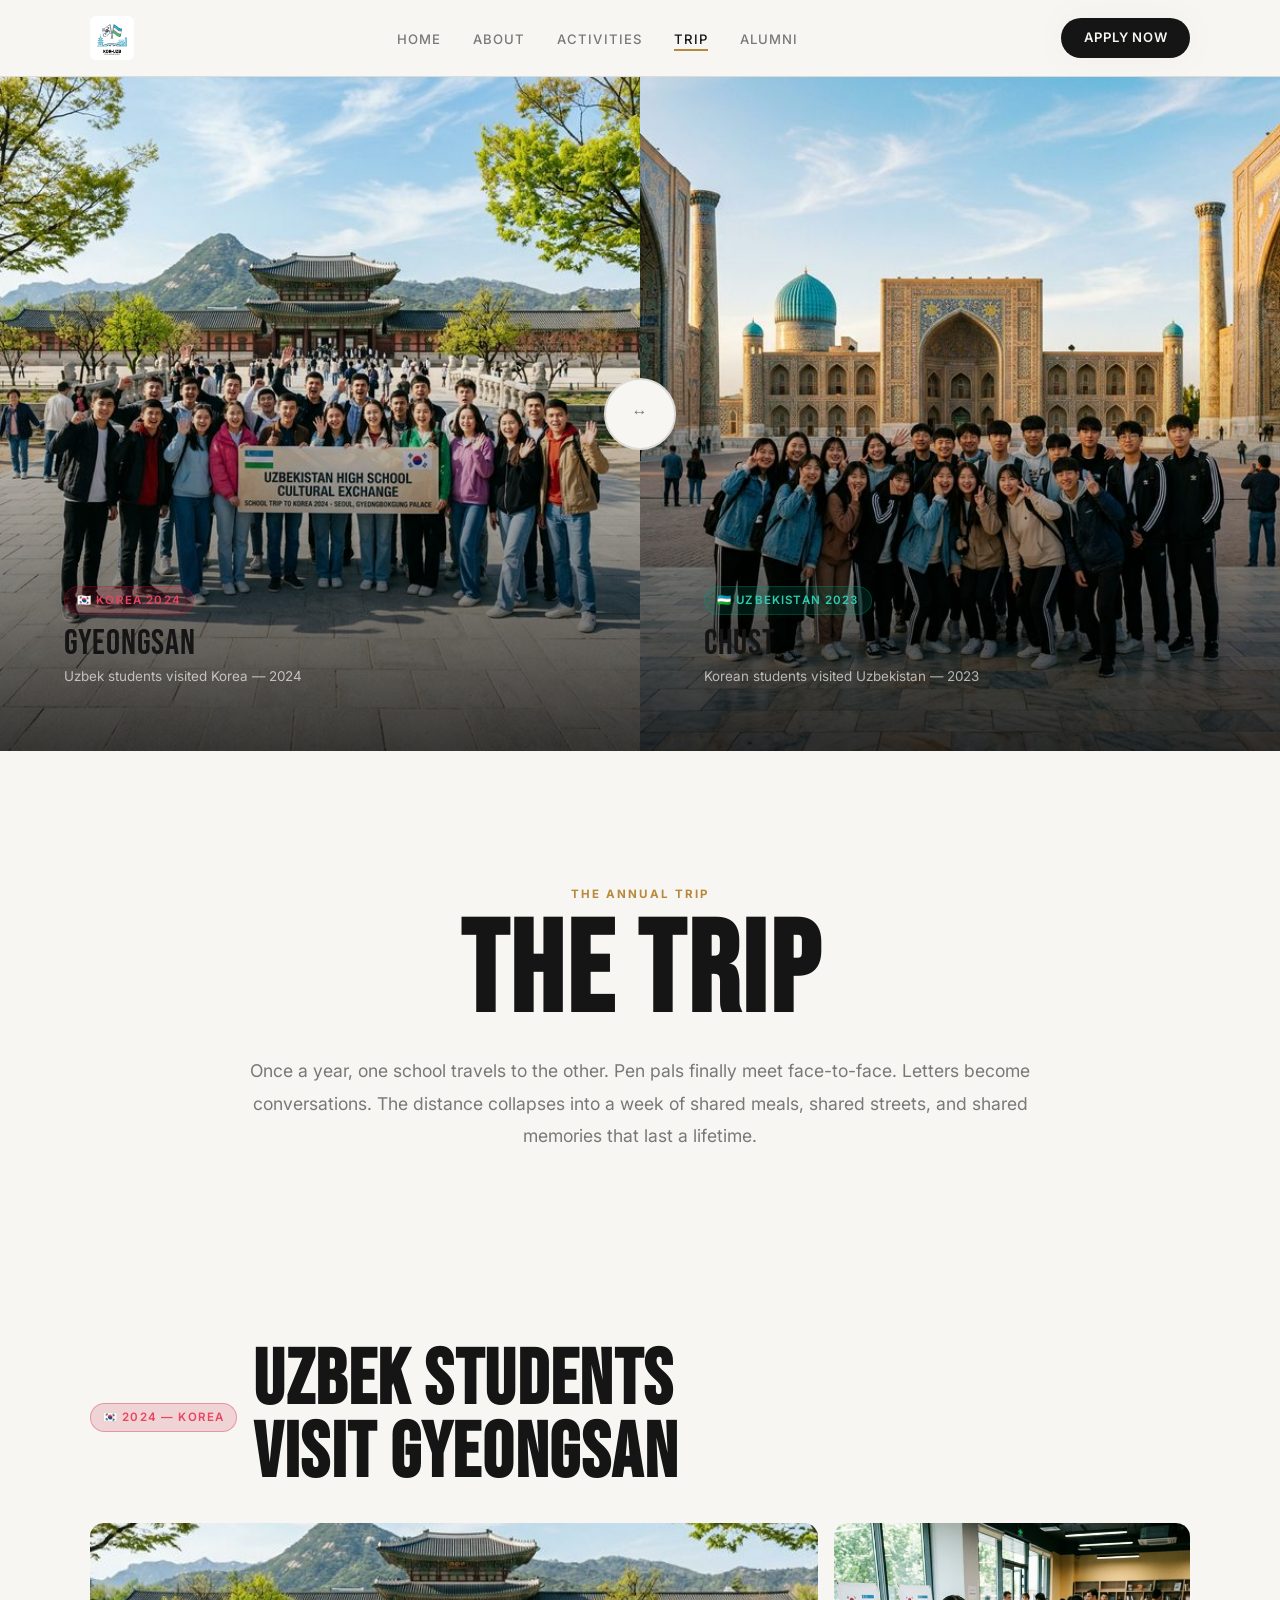
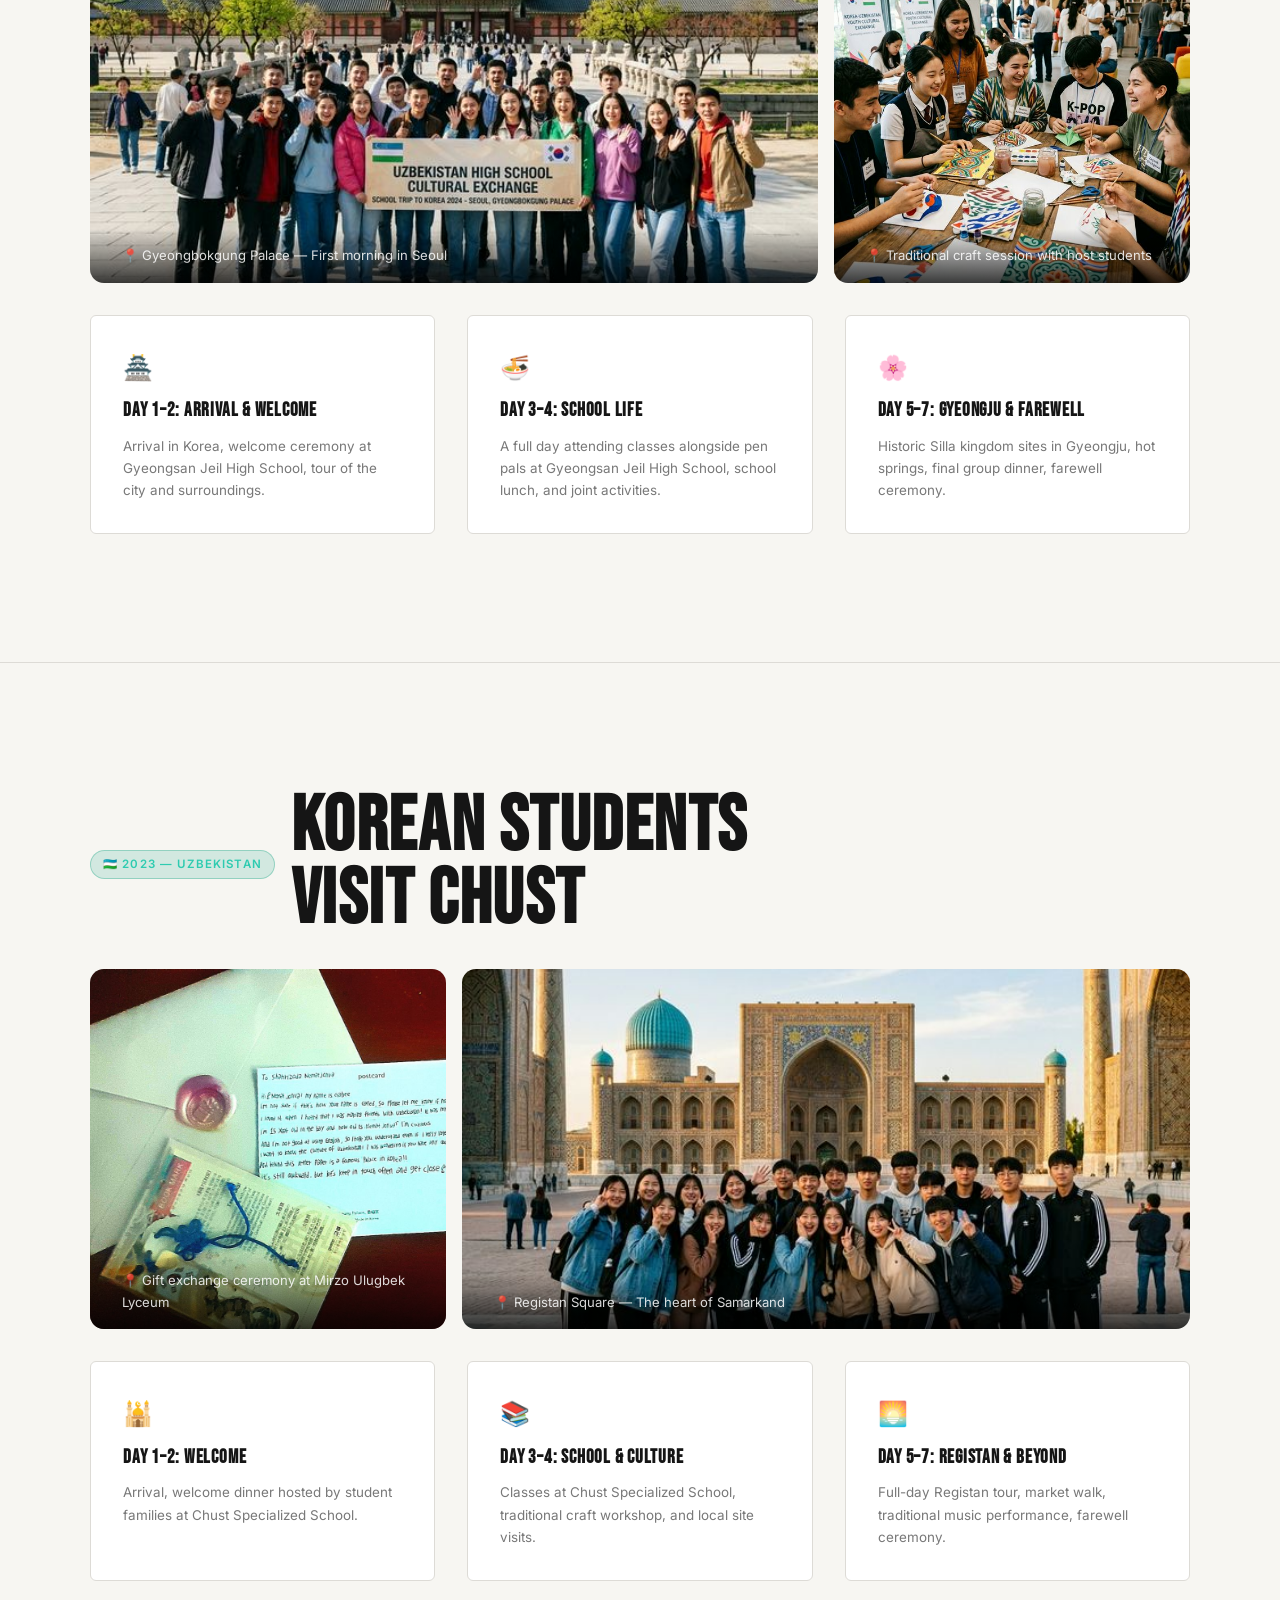
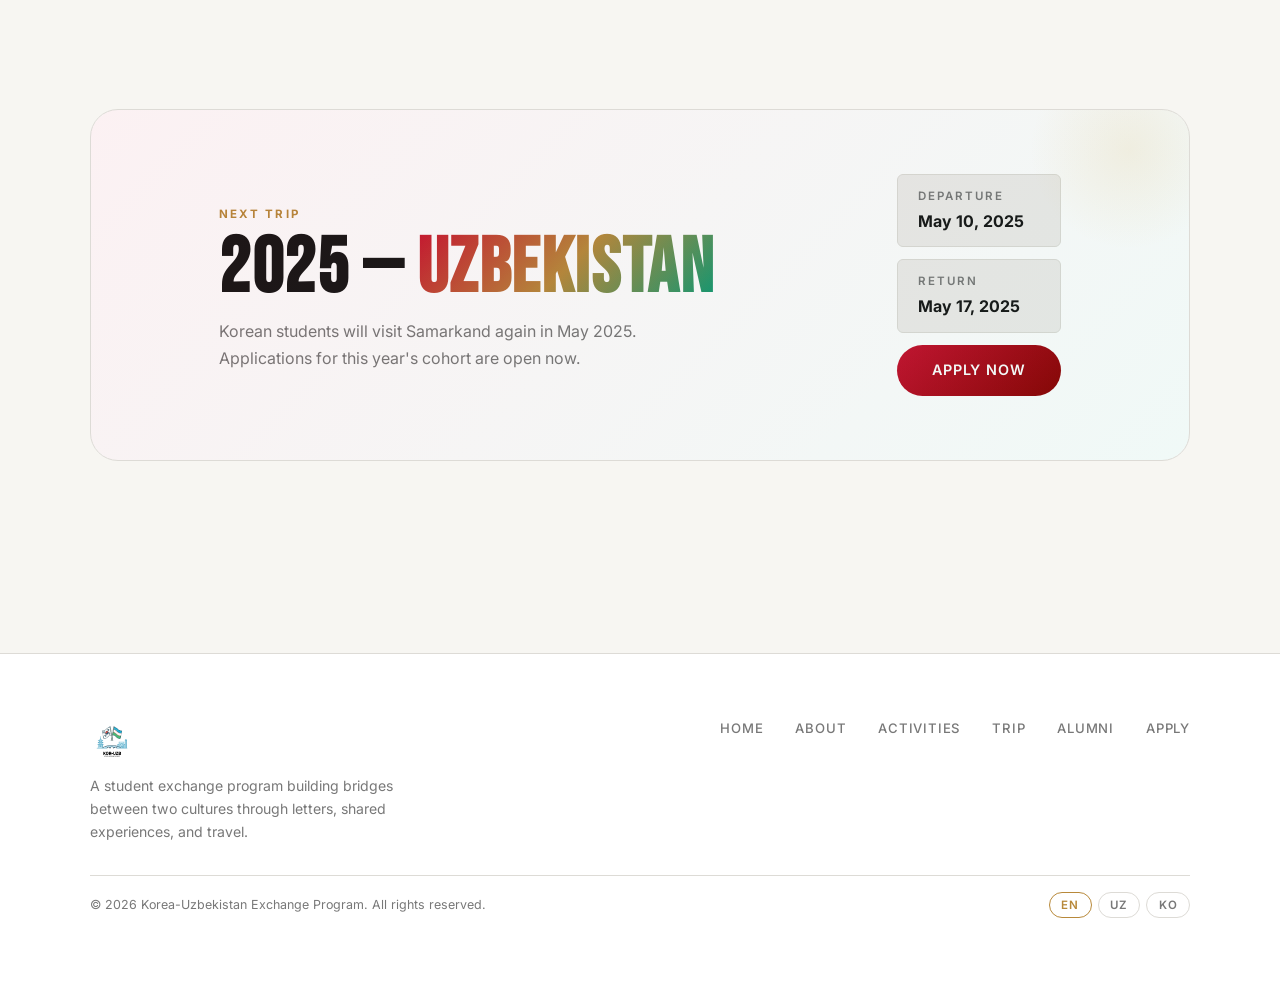
<file: trip.html>
<!DOCTYPE html>
<html lang="en">
<head>
  <meta charset="UTF-8" />
  <meta name="viewport" content="width=device-width, initial-scale=1.0" />
  <title>The Trip — Korea-Uzbekistan Exchange Program</title>
  <meta name="description" content="See student trips between Korea and Uzbekistan — a week-long cultural immersion that brings pen pals face-to-face." />
  <link rel="stylesheet" href="css/style.css" />
  <style>
    .trip-hero {
      min-height: 75vh;
      display: grid;
      grid-template-columns: 1fr 1fr;
      position: relative;
      overflow: hidden;
      margin-top: var(--nav-h);
    }
    .trip-hero-side {
      position: relative;
      overflow: hidden;
    }
    .trip-hero-side img {
      width: 100%; height: 100%;
      object-fit: cover;
      transition: transform 8s ease;
    }
    .trip-hero:hover .trip-hero-side img { transform: scale(1.06); }
    .trip-hero-side-overlay {
      position: absolute;
      inset: 0;
      display: flex;
      flex-direction: column;
      justify-content: flex-end;
      padding: var(--space-lg);
      background: linear-gradient(0deg, rgba(0,0,0,0.75) 0%, transparent 60%);
    }
    .trip-hero-divider {
      position: absolute;
      top: 50%;
      left: 50%;
      transform: translate(-50%, -50%);
      z-index: 10;
      width: 72px;
      height: 72px;
      border-radius: 50%;
      background: var(--c-bg);
      border: 2px solid var(--c-border);
      display: flex;
      align-items: center;
      justify-content: center;
      font-family: var(--font-display);
      font-size: 1rem;
      letter-spacing: 0.05em;
      color: var(--c-muted);
    }
    @media(max-width:700px) {
      .trip-hero { grid-template-columns: 1fr; min-height: auto; }
      .trip-hero-side { min-height: 50vw; }
      .trip-hero-divider { display: none; }
    }
  </style>
</head>
<body>

  <!-- ── Hero Split ────────────────────────────────────────── -->
  <div class="trip-hero" aria-label="Trip hero">
    <div class="trip-hero-side">
      <img src="assets/images/trip_korea.png" alt="Uzbek students visiting Seoul, Korea" loading="eager" />
      <div class="trip-hero-side-overlay">
        <span class="tag tag-kr" style="width:fit-content;margin-bottom:0.75rem">🇰🇷 Korea 2024</span>
        <p class="display" style="font-size:clamp(1.5rem,3vw,2.2rem)">Gyeongsan</p>
        <p style="font-size:0.84rem;color:rgba(255,255,255,0.65);margin-top:4px">Uzbek students visited Korea — 2024</p>
      </div>
    </div>
    <div class="trip-hero-divider">↔</div>
    <div class="trip-hero-side">
      <img src="assets/images/trip_uzbekistan.png" alt="Korean students visiting Samarkand, Uzbekistan" loading="eager" />
      <div class="trip-hero-side-overlay">
        <span class="tag tag-uz" style="width:fit-content;margin-bottom:0.75rem">🇺🇿 Uzbekistan 2023</span>
        <p class="display" style="font-size:clamp(1.5rem,3vw,2.2rem)">Chust</p>
        <p style="font-size:0.84rem;color:rgba(255,255,255,0.65);margin-top:4px">Korean students visited Uzbekistan — 2023</p>
      </div>
    </div>
  </div>

  <!-- ── Intro ─────────────────────────────────────────────── -->
  <section class="section" aria-labelledby="trip-intro-heading">
    <div class="container">
      <div style="max-width:800px;margin:0 auto;text-align:center" class="reveal">
        <span class="label-accent">The Annual Trip</span>
        <h1 id="trip-intro-heading" class="display d1" style="margin-top:0.5rem">The Trip</h1>
        <p style="color:var(--c-muted);margin-top:1.25rem;font-size:1.1rem;line-height:1.85">Once a year, one school travels to the other. Pen pals finally meet face-to-face. Letters become conversations. The distance collapses into a week of shared meals, shared streets, and shared memories that last a lifetime.</p>
      </div>
    </div>
  </section>

  <!-- ── 2024: Korea Trip ──────────────────────────────────── -->
  <section class="section--tight" aria-labelledby="korea-trip-heading">
    <div class="container">
      <div class="reveal" style="margin-bottom:var(--space-md);display:flex;align-items:center;gap:1rem;flex-wrap:wrap">
        <span class="tag tag-kr">🇰🇷 2024 — Korea</span>
        <h2 id="korea-trip-heading" class="display d2">Uzbek Students<br>Visit Gyeongsan</h2>
      </div>
      <div class="photo-grid reveal">
        <div class="photo-item p-lg">
          <img src="assets/images/trip_korea.png" alt="Group photo at Gyeongbokgung Palace, Seoul" style="height:360px" loading="lazy" />
          <div class="photo-caption">📍 Gyeongbokgung Palace — First morning in Seoul</div>
        </div>
        <div class="photo-item p-sm">
          <img src="assets/images/group_activity.png" alt="Cultural activity session in Seoul" style="height:360px" loading="lazy" />
          <div class="photo-caption">📍 Traditional craft session with host students</div>
        </div>
      </div>

      <div class="grid-3 reveal" style="margin-top:var(--space-md)">
        <div style="background:var(--c-surface);border:1px solid var(--c-border);border-radius:var(--radius-sm);padding:var(--space-md)">
          <div style="font-size:1.5rem;margin-bottom:0.5rem">🏯</div>
          <h4 style="font-family:var(--font-display);font-size:1.2rem;text-transform:uppercase;letter-spacing:0.04em">Day 1–2: Arrival & Welcome</h4>
          <p style="font-size:0.84rem;color:var(--c-muted);margin-top:0.5rem">Arrival in Korea, welcome ceremony at Gyeongsan Jeil High School, tour of the city and surroundings.</p>
        </div>
        <div style="background:var(--c-surface);border:1px solid var(--c-border);border-radius:var(--radius-sm);padding:var(--space-md)">
          <div style="font-size:1.5rem;margin-bottom:0.5rem">🍜</div>
          <h4 style="font-family:var(--font-display);font-size:1.2rem;text-transform:uppercase;letter-spacing:0.04em">Day 3–4: School Life</h4>
          <p style="font-size:0.84rem;color:var(--c-muted);margin-top:0.5rem">A full day attending classes alongside pen pals at Gyeongsan Jeil High School, school lunch, and joint activities.</p>
        </div>
        <div style="background:var(--c-surface);border:1px solid var(--c-border);border-radius:var(--radius-sm);padding:var(--space-md)">
          <div style="font-size:1.5rem;margin-bottom:0.5rem">🌸</div>
          <h4 style="font-family:var(--font-display);font-size:1.2rem;text-transform:uppercase;letter-spacing:0.04em">Day 5–7: Gyeongju &amp; Farewell</h4>
          <p style="font-size:0.84rem;color:var(--c-muted);margin-top:0.5rem">Historic Silla kingdom sites in Gyeongju, hot springs, final group dinner, farewell ceremony.</p>
        </div>
      </div>
    </div>
  </section>

  <div class="divider"></div>

  <!-- ── 2023: Uzbekistan Trip ─────────────────────────────── -->
  <section class="section--tight" aria-labelledby="uz-trip-heading">
    <div class="container">
      <div class="reveal" style="margin-bottom:var(--space-md);display:flex;align-items:center;gap:1rem;flex-wrap:wrap">
        <span class="tag tag-uz">🇺🇿 2023 — Uzbekistan</span>
        <h2 id="uz-trip-heading" class="display d2">Korean Students<br>Visit Chust</h2>
      </div>
      <div class="photo-grid reveal">
        <div class="photo-item p-sm">
          <img src="assets/images/photo_2026-03-20_21-26-16.jpg" alt="Cultural gift exchange in Samarkand" style="height:360px; object-fit:cover;" loading="lazy" />
          <div class="photo-caption">📍 Gift exchange ceremony at Mirzo Ulugbek Lyceum</div>
        </div>
        <div class="photo-item p-lg">
          <img src="assets/images/trip_uzbekistan.png" alt="Group photo at Registan Square, Samarkand" style="height:360px" loading="lazy" />
          <div class="photo-caption">📍 Registan Square — The heart of Samarkand</div>
        </div>
      </div>
      <div class="grid-3 reveal" style="margin-top:var(--space-md)">
        <div style="background:var(--c-surface);border:1px solid var(--c-border);border-radius:var(--radius-sm);padding:var(--space-md)">
          <div style="font-size:1.5rem;margin-bottom:0.5rem">🕌</div>
          <h4 style="font-family:var(--font-display);font-size:1.2rem;text-transform:uppercase;letter-spacing:0.04em">Day 1–2: Welcome</h4>
          <p style="font-size:0.84rem;color:var(--c-muted);margin-top:0.5rem">Arrival, welcome dinner hosted by student families at Chust Specialized School.</p>
        </div>
        <div style="background:var(--c-surface);border:1px solid var(--c-border);border-radius:var(--radius-sm);padding:var(--space-md)">
          <div style="font-size:1.5rem;margin-bottom:0.5rem">📚</div>
          <h4 style="font-family:var(--font-display);font-size:1.2rem;text-transform:uppercase;letter-spacing:0.04em">Day 3–4: School &amp; Culture</h4>
          <p style="font-size:0.84rem;color:var(--c-muted);margin-top:0.5rem">Classes at Chust Specialized School, traditional craft workshop, and local site visits.</p>
        </div>
        <div style="background:var(--c-surface);border:1px solid var(--c-border);border-radius:var(--radius-sm);padding:var(--space-md)">
          <div style="font-size:1.5rem;margin-bottom:0.5rem">🌅</div>
          <h4 style="font-family:var(--font-display);font-size:1.2rem;text-transform:uppercase;letter-spacing:0.04em">Day 5–7: Registan &amp; Beyond</h4>
          <p style="font-size:0.84rem;color:var(--c-muted);margin-top:0.5rem">Full-day Registan tour, market walk, traditional music performance, farewell ceremony.</p>
        </div>
      </div>
    </div>
  </section>

  <!-- ── 2025 Planning Banner ──────────────────────────────── -->
  <section class="section--tight">
    <div class="container">
      <div class="teaser-block reveal">
        <div class="teaser-block-accent"></div>
        <div>
          <span class="label-accent">Next Trip</span>
          <h2 class="display d2" style="margin-top:0.5rem">2025 — <span class="gradient-text">Uzbekistan</span></h2>
          <p style="color:var(--c-muted);margin-top:0.75rem;max-width:480px">Korean students will visit Samarkand again in May 2025. Applications for this year's cohort are open now.</p>
        </div>
        <div style="display:flex;flex-direction:column;gap:0.75rem;flex-shrink:0">
          <div style="background:var(--c-surface2);border:1px solid var(--c-border);border-radius:var(--radius-sm);padding:0.75rem 1.25rem">
            <div class="label" style="margin-bottom:2px">Departure</div>
            <strong style="font-size:1rem">May 10, 2025</strong>
          </div>
          <div style="background:var(--c-surface2);border:1px solid var(--c-border);border-radius:var(--radius-sm);padding:0.75rem 1.25rem">
            <div class="label" style="margin-bottom:2px">Return</div>
            <strong style="font-size:1rem">May 17, 2025</strong>
          </div>
          <a href="apply.html" class="btn btn-accent btn-lg">Apply Now</a>
        </div>
      </div>
    </div>
  </section>

  <script src="js/i18n.js"></script>
  <script src="js/nav.js"></script>
</body>
</html>
</file>
<file: css/style.css>
/* ===================================================
   Korea-Uzbekistan Exchange Program — Global Styles
   =================================================== */

@import url('https://fonts.googleapis.com/css2?family=Bebas+Neue&family=Inter:wght@300;400;500;600;700&display=swap');

/* ─── Design Tokens ─────────────────────────────── */
:root {
  --c-bg:          #f7f6f2;
  --c-surface:     #ffffff;
  --c-surface2:    #eeecea;
  --c-border:      #dddbd6;
  --c-text:        #151515;
  --c-muted:       #787878;
  --c-accent-kr:   #c8102e;   /* Korean red */
  --c-accent-uz:   #009b77;   /* Uzbek teal/green */
  --c-accent-gold: #b8893a;
  --c-white:       #ffffff;

  --font-display: 'Bebas Neue', sans-serif;
  --font-body:    'Inter', sans-serif;

  --space-xs:  0.5rem;
  --space-sm:  1rem;
  --space-md:  2rem;
  --space-lg:  4rem;
  --space-xl:  8rem;

  --radius-sm: 6px;
  --radius-md: 14px;
  --radius-lg: 28px;

  --nav-h: 76px;
  --transition: 0.28s cubic-bezier(0.4, 0, 0.2, 1);
}

/* ─── Reset ─────────────────────────────────────── */
*, *::before, *::after { box-sizing: border-box; margin: 0; padding: 0; }
html { scroll-behavior: smooth; }
body {
  background: var(--c-bg);
  color: var(--c-text);
  font-family: var(--font-body);
  font-size: 1rem;
  line-height: 1.65;
  min-height: 100vh;
  overflow-x: hidden;
}
img { display: block; max-width: 100%; object-fit: cover; }
a { color: inherit; text-decoration: none; }
ul { list-style: none; }
button { cursor: pointer; font-family: var(--font-body); border: none; background: none; }
input, textarea, select {
  font-family: var(--font-body);
  font-size: 1rem;
}

/* ─── Typography ─────────────────────────────────── */
.display {
  font-family: var(--font-display);
  line-height: 0.95;
  letter-spacing: 0.02em;
  text-transform: uppercase;
}
.d1 { font-size: clamp(3.5rem, 10vw, 9rem); }
.d2 { font-size: clamp(2.5rem, 6vw, 5.5rem); }
.d3 { font-size: clamp(1.8rem, 4vw, 3.2rem); }

.label {
  font-size: 0.72rem;
  font-weight: 600;
  letter-spacing: 0.18em;
  text-transform: uppercase;
  color: var(--c-muted);
}
.label-accent {
  font-size: 0.72rem;
  font-weight: 700;
  letter-spacing: 0.18em;
  text-transform: uppercase;
  color: var(--c-accent-gold);
}

/* ─── Layout Helpers ─────────────────────────────── */
.container { width: 100%; max-width: 1180px; margin-inline: auto; padding-inline: clamp(1rem, 4vw, 2.5rem); }
.section { padding-block: var(--space-xl); }
.section--tight { padding-block: var(--space-lg); }
.grid-2 { display: grid; grid-template-columns: 1fr 1fr; gap: var(--space-md); }
.grid-3 { display: grid; grid-template-columns: repeat(3,1fr); gap: var(--space-md); }

/* ─── Navigation ─────────────────────────────────── */
#nav {
  position: fixed;
  top: 0; left: 0; right: 0;
  z-index: 100;
  height: var(--nav-h);
  display: flex;
  align-items: center;
  background: rgba(247,246,242,0.97);
  backdrop-filter: blur(18px);
  box-shadow: 0 1px 0 var(--c-border);
  transition: background var(--transition), backdrop-filter var(--transition), box-shadow var(--transition);
}
.nav-inner {
  display: flex;
  align-items: center;
  justify-content: space-between;
  width: 100%;
  max-width: 1180px;
  margin-inline: auto;
  padding-inline: clamp(1rem, 4vw, 2.5rem);
}

/* Logo */
.nav-logo {
  display: flex;
  align-items: center;
  gap: 10px;
  flex-shrink: 0;
}
.nav-logo-img {
  height: 44px;
  width: auto;
  object-fit: contain;
  border-radius: 6px;
  transition: opacity var(--transition);
}
.nav-logo:hover .nav-logo-img {
  opacity: 0.85;
}

/* Links */
.nav-links {
  display: flex;
  align-items: center;
  gap: var(--space-md);
}
.nav-links a {
  font-size: 0.82rem;
  font-weight: 500;
  letter-spacing: 0.08em;
  text-transform: uppercase;
  color: var(--c-muted);
  transition: color var(--transition);
  position: relative;
}
.nav-links a::after {
  content: '';
  position: absolute;
  bottom: -4px; left: 0; right: 0;
  height: 2px;
  background: var(--c-accent-gold);
  transform: scaleX(0);
  transform-origin: left;
  transition: transform var(--transition);
}
.nav-links a:hover, .nav-links a.active { color: var(--c-text); }
.nav-links a:hover::after, .nav-links a.active::after { transform: scaleX(1); }

/* CTA */
.btn {
  display: inline-flex;
  align-items: center;
  gap: 8px;
  padding: 0.6rem 1.4rem;
  border-radius: 100px;
  font-size: 0.82rem;
  font-weight: 600;
  letter-spacing: 0.06em;
  text-transform: uppercase;
  transition: all var(--transition);
}
.btn-primary {
  background: var(--c-text);
  color: var(--c-bg);
}
.btn-primary:hover {
  background: var(--c-accent-gold);
  color: var(--c-bg);
  transform: translateY(-2px);
  box-shadow: 0 8px 24px rgba(212,169,67,0.3);
}
.btn-outline {
  border: 1.5px solid var(--c-border);
  color: var(--c-text);
}
/* Outline button inside the hero section — needs to be white */
.hero .btn-outline {
  border-color: rgba(255,255,255,0.6);
  color: #ffffff;
}
.hero .btn-outline:hover {
  border-color: #ffffff;
  background: rgba(255,255,255,0.1);
}
.btn-outline:hover {
  border-color: var(--c-text);
  background: rgba(242,240,235,0.05);
}
.btn-accent {
  background: linear-gradient(135deg, var(--c-accent-kr), #8b0000);
  color: white;
}
.btn-accent:hover {
  transform: translateY(-2px);
  box-shadow: 0 8px 24px rgba(200,16,46,0.4);
}
.btn-lg {
  padding: 0.85rem 2.2rem;
  font-size: 0.9rem;
}

/* Hamburger */
.nav-hamburger {
  display: none;
  flex-direction: column;
  gap: 5px;
  padding: 4px;
}
.nav-hamburger span {
  display: block;
  width: 24px;
  height: 2px;
  background: var(--c-text);
  border-radius: 2px;
  transition: all var(--transition);
}
.nav-hamburger.open span:nth-child(1) { transform: translateY(7px) rotate(45deg); }
.nav-hamburger.open span:nth-child(2) { opacity: 0; }
.nav-hamburger.open span:nth-child(3) { transform: translateY(-7px) rotate(-45deg); }

/* Mobile nav drawer */
.nav-drawer {
  display: none;
  position: fixed;
  top: var(--nav-h);
  left: 0; right: 0;
  background: rgba(247,246,242,0.99);
  backdrop-filter: blur(20px);
  padding: var(--space-md);
  border-top: 1px solid var(--c-border);
  flex-direction: column;
  gap: var(--space-sm);
  z-index: 99;
}
.nav-drawer.open { display: flex; }
.nav-drawer a {
  font-size: 1.1rem;
  font-weight: 500;
  padding: var(--space-xs) 0;
  border-bottom: 1px solid var(--c-border);
  color: var(--c-text);
}
.nav-drawer .btn { width: fit-content; margin-top: var(--space-xs); }

/* ─── Footer ─────────────────────────────────────── */
footer {
  background: var(--c-surface);
  border-top: 1px solid var(--c-border);
  padding-block: var(--space-lg);
  margin-top: var(--space-xl);
}
.footer-inner {
  display: grid;
  grid-template-columns: 1fr auto;
  gap: var(--space-lg);
  align-items: start;
}
.footer-brand p {
  font-size: 0.88rem;
  color: var(--c-muted);
  margin-top: var(--space-xs);
  max-width: 360px;
}
.footer-links {
  display: flex;
  flex-wrap: wrap;
  gap: var(--space-md);
}
.footer-links a {
  font-size: 0.82rem;
  font-weight: 500;
  letter-spacing: 0.06em;
  text-transform: uppercase;
  color: var(--c-muted);
  transition: color var(--transition);
}
.footer-links a:hover { color: var(--c-text); }
.footer-bottom {
  margin-top: var(--space-md);
  padding-top: var(--space-sm);
  border-top: 1px solid var(--c-border);
  display: flex;
  align-items: center;
  justify-content: space-between;
  flex-wrap: wrap;
  gap: var(--space-sm);
}
.footer-bottom p {
  font-size: 0.78rem;
  color: var(--c-muted);
}

/* Language switcher */
.lang-switcher {
  display: flex;
  gap: 6px;
}
.lang-btn {
  padding: 0.3rem 0.7rem;
  border-radius: 100px;
  border: 1.5px solid var(--c-border);
  font-size: 0.72rem;
  font-weight: 600;
  letter-spacing: 0.1em;
  text-transform: uppercase;
  color: var(--c-muted);
  transition: all var(--transition);
}
.lang-btn:hover, .lang-btn.active {
  border-color: var(--c-accent-gold);
  color: var(--c-accent-gold);
}

/* ─── Page Header ────────────────────────────────── */
.page-header {
  padding-top: calc(var(--nav-h) + var(--space-xl));
  padding-bottom: var(--space-lg);
  position: relative;
  overflow: hidden;
}
.page-header::before {
  content: '';
  position: absolute;
  top: 0; left: 0; right: 0;
  height: 1px;
  background: linear-gradient(90deg, transparent, var(--c-accent-kr), var(--c-accent-uz), transparent);
}

/* ─── Cards ──────────────────────────────────────── */
.card {
  background: var(--c-surface);
  border: 1px solid var(--c-border);
  border-radius: var(--radius-md);
  overflow: hidden;
  transition: transform var(--transition), box-shadow var(--transition), border-color var(--transition);
}
.card:hover {
  transform: translateY(-6px);
  box-shadow: 0 20px 40px rgba(0,0,0,0.10);
  border-color: #c0bebb;
}
.card-img {
  width: 100%;
  height: 220px;
}
.card-body {
  padding: var(--space-md);
}
.card-body .label-accent { margin-bottom: var(--space-xs); display: block; }
.card-body h3 {
  font-family: var(--font-display);
  font-size: 1.6rem;
  letter-spacing: 0.03em;
  text-transform: uppercase;
  margin-bottom: var(--space-xs);
}
.card-body p { font-size: 0.9rem; color: var(--c-muted); }

/* ─── Section Dividers ───────────────────────────── */
.divider {
  height: 1px;
  background: var(--c-border);
  margin-block: var(--space-lg);
}

/* ─── Pill tag ───────────────────────────────────── */
.tag {
  display: inline-block;
  padding: 4px 12px;
  border-radius: 100px;
  font-size: 0.72rem;
  font-weight: 600;
  letter-spacing: 0.1em;
  text-transform: uppercase;
}
.tag-kr { background: rgba(200,16,46,0.15); color: #e8455e; border: 1px solid rgba(200,16,46,0.3); }
.tag-uz { background: rgba(0,155,119,0.15); color: #2ecbb0; border: 1px solid rgba(0,155,119,0.3); }
.tag-gold { background: rgba(212,169,67,0.15); color: var(--c-accent-gold); border: 1px solid rgba(212,169,67,0.3); }

/* ─── Stats Bar ──────────────────────────────────── */
.stats-bar {
  display: grid;
  grid-template-columns: repeat(3, 1fr);
  gap: 1px;
  background: var(--c-border);
  border: 1px solid var(--c-border);
  border-radius: var(--radius-md);
  overflow: hidden;
}
.stat-item {
  background: var(--c-surface);
  padding: var(--space-md) var(--space-lg);
  text-align: center;
}
.stat-number {
  font-family: var(--font-display);
  font-size: clamp(2.5rem, 5vw, 4rem);
  line-height: 1;
  background: linear-gradient(135deg, var(--c-accent-kr), var(--c-accent-uz));
  -webkit-background-clip: text;
  -webkit-text-fill-color: transparent;
  background-clip: text;
}
.stat-label {
  font-size: 0.82rem;
  color: var(--c-muted);
  margin-top: 4px;
  letter-spacing: 0.06em;
  text-transform: uppercase;
}

/* ─── Dark Teaser Block ──────────────────────────── */
.teaser-block {
  background: var(--c-surface);
  border: 1px solid var(--c-border);
  border-radius: var(--radius-lg);
  padding: var(--space-lg) var(--space-xl);
  position: relative;
  overflow: hidden;
  display: flex;
  align-items: center;
  justify-content: space-between;
  gap: var(--space-md);
}
.teaser-block::before {
  content: '';
  position: absolute;
  inset: 0;
  background: linear-gradient(135deg, rgba(200,16,46,0.06) 0%, rgba(0,155,119,0.06) 100%);
  pointer-events: none;
}
.teaser-block-accent {
  position: absolute;
  top: -60px; right: -40px;
  width: 200px; height: 200px;
  border-radius: 50%;
  background: radial-gradient(circle, rgba(212,169,67,0.12), transparent 70%);
  pointer-events: none;
}

/* ─── Photo Grid ─────────────────────────────────── */
.photo-grid {
  display: grid;
  grid-template-columns: repeat(12, 1fr);
  gap: var(--space-sm);
}
.photo-grid .p-lg { grid-column: span 8; }
.photo-grid .p-sm { grid-column: span 4; }
.photo-grid .p-half { grid-column: span 6; }
.photo-grid .p-full { grid-column: span 12; }
.photo-item {
  position: relative;
  border-radius: var(--radius-md);
  overflow: hidden;
}
.photo-item img {
  width: 100%;
  height: 100%;
  min-height: 280px;
  transition: transform 0.6s ease;
}
.photo-item:hover img { transform: scale(1.04); }
.photo-caption {
  position: absolute;
  bottom: 0; left: 0; right: 0;
  padding: var(--space-sm) var(--space-md);
  background: linear-gradient(0deg, rgba(0,0,0,0.75) 0%, transparent 100%);
  font-size: 0.82rem;
  color: rgba(255,255,255,0.85);
}

/* ─── Form ───────────────────────────────────────── */
.form-group {
  display: flex;
  flex-direction: column;
  gap: 6px;
}
.form-group label {
  font-size: 0.78rem;
  font-weight: 600;
  letter-spacing: 0.1em;
  text-transform: uppercase;
  color: var(--c-muted);
}
.form-group input,
.form-group textarea,
.form-group select {
  width: 100%;
  background: var(--c-surface);
  border: 1.5px solid var(--c-border);
  border-radius: var(--radius-sm);
  color: var(--c-text);
  padding: 0.75rem 1rem;
  transition: border-color var(--transition), box-shadow var(--transition);
  outline: none;
}
.form-group input:focus,
.form-group textarea:focus,
.form-group select:focus {
  border-color: var(--c-accent-gold);
  box-shadow: 0 0 0 3px rgba(212,169,67,0.15);
}
.form-group textarea { resize: vertical; min-height: 140px; }
.form-group select option { background: var(--c-surface); }
.form-grid { display: grid; grid-template-columns: 1fr 1fr; gap: var(--space-md); }

/* ─── Timeline ───────────────────────────────────── */
.timeline { position: relative; padding-left: 2rem; }
.timeline::before {
  content: '';
  position: absolute;
  left: 6px; top: 0; bottom: 0;
  width: 2px;
  background: linear-gradient(to bottom, var(--c-accent-kr), var(--c-accent-uz));
}
.timeline-item { position: relative; padding-bottom: var(--space-md); }
.timeline-item::before {
  content: '';
  position: absolute;
  left: -1.7rem; top: 6px;
  width: 12px; height: 12px;
  border-radius: 50%;
  background: var(--c-accent-gold);
  border: 2px solid var(--c-bg);
}
.timeline-item h4 {
  font-family: var(--font-display);
  font-size: 1.2rem;
  letter-spacing: 0.04em;
  text-transform: uppercase;
}
.timeline-item p { font-size: 0.88rem; color: var(--c-muted); margin-top: 4px; }

/* ─── Testimonial Card ───────────────────────────── */
.testimonial-card {
  background: var(--c-surface);
  border: 1px solid var(--c-border);
  border-radius: var(--radius-md);
  padding: var(--space-md);
  transition: transform var(--transition), border-color var(--transition);
}
.testimonial-card:hover {
  transform: translateY(-4px);
  border-color: #b0ada8;
}
.testimonial-quote {
  font-size: 1rem;
  line-height: 1.7;
  color: var(--c-text);
  font-style: italic;
  margin-bottom: var(--space-sm);
}
.testimonial-quote::before { content: '\201C'; font-size: 1.4rem; color: var(--c-accent-gold); line-height: 0; vertical-align: -0.3em; margin-right: 2px; }
.testimonial-author {
  display: flex;
  align-items: center;
  gap: var(--space-sm);
}
.testimonial-avatar {
  width: 44px; height: 44px;
  border-radius: 50%;
  background: linear-gradient(135deg, var(--c-accent-kr), var(--c-accent-uz));
  display: flex;
  align-items: center;
  justify-content: center;
  font-family: var(--font-display);
  font-size: 1rem;
  color: white;
  flex-shrink: 0;
}
.testimonial-info strong { display: block; font-size: 0.9rem; }
.testimonial-info span { font-size: 0.78rem; color: var(--c-muted); }

/* ─── School Card ────────────────────────────────── */
.school-card {
  background: var(--c-surface);
  border: 1px solid var(--c-border);
  border-radius: var(--radius-md);
  padding: var(--space-md) var(--space-lg);
  position: relative;
  overflow: hidden;
}
.school-card::before {
  content: '';
  position: absolute;
  top: 0; left: 0;
  width: 4px; height: 100%;
}
.school-card.kr::before { background: var(--c-accent-kr); }
.school-card.uz::before { background: var(--c-accent-uz); }
.school-card-flag { font-size: 2.5rem; margin-bottom: var(--space-xs); }
.school-card h3 {
  font-family: var(--font-display);
  font-size: 1.6rem;
  letter-spacing: 0.04em;
  text-transform: uppercase;
}
.school-card .detail { font-size: 0.84rem; color: var(--c-muted); margin-top: 4px; }
.school-card ul { margin-top: var(--space-sm); display: flex; flex-direction: column; gap: 6px; }
.school-card ul li { font-size: 0.88rem; display: flex; align-items: flex-start; gap: 8px; }
.school-card ul li::before { content: '→'; color: var(--c-accent-gold); flex-shrink: 0; }

/* ─── Eligibility Box ────────────────────────────── */
.elig-box {
  background: var(--c-surface2);
  border: 1px solid var(--c-border);
  border-radius: var(--radius-md);
  padding: var(--space-md) var(--space-lg);
}
.elig-box ul { display: flex; flex-direction: column; gap: var(--space-xs); margin-top: var(--space-sm); }
.elig-box ul li { display: flex; align-items: flex-start; gap: 10px; font-size: 0.9rem; }
.elig-box ul li span.icon { color: var(--c-accent-uz); font-size: 1rem; flex-shrink: 0; }

/* ─── Gradient Text ──────────────────────────────── */
.gradient-text {
  background: linear-gradient(135deg, var(--c-accent-kr) 0%, var(--c-accent-gold) 50%, var(--c-accent-uz) 100%);
  -webkit-background-clip: text;
  -webkit-text-fill-color: transparent;
  background-clip: text;
}

/* ─── Scroll-reveal animation ────────────────────── */
.reveal {
  opacity: 0;
  transform: translateY(32px);
  transition: opacity 0.7s ease, transform 0.7s ease;
}
.reveal.visible {
  opacity: 1;
  transform: translateY(0);
}
.reveal-delay-1 { transition-delay: 0.1s; }
.reveal-delay-2 { transition-delay: 0.2s; }
.reveal-delay-3 { transition-delay: 0.3s; }

/* ─── Hero specific ──────────────────────────────── */
.hero {
  min-height: 100vh;
  display: flex;
  align-items: center;
  justify-content: center;
  position: relative;
  overflow: hidden;
  padding-top: var(--nav-h);
}
.hero-bg {
  position: absolute;
  inset: 0;
  background-size: cover;
  background-position: center;
  filter: brightness(0.35);
  transform: scale(1.04);
  transition: transform 8s ease;
}
.hero.loaded .hero-bg { transform: scale(1); }
.hero-overlay {
  position: absolute;
  inset: 0;
  background: linear-gradient(0deg, #0d0d0d 0%, transparent 40%, transparent 70%, #0d0d0d 100%);
}
.hero-content {
  position: relative;
  z-index: 2;
  text-align: center;
  max-width: 900px;
  padding-inline: 2rem;
}
.hero-eyebrow {
  display: flex;
  align-items: center;
  justify-content: center;
  gap: 10px;
  margin-bottom: var(--space-md);
}
.hero-dot {
  width: 6px; height: 6px;
  border-radius: 50%;
}
.hero-dot.kr { background: var(--c-accent-kr); }
.hero-dot.uz { background: var(--c-accent-uz); }
.hero-tagline {
  font-family: var(--font-display);
  font-size: clamp(3.5rem, 10vw, 8.5rem);
  line-height: 0.9;
  text-transform: uppercase;
  letter-spacing: 0.02em;
  margin-bottom: var(--space-md);
}
.hero-sub {
  font-size: clamp(1rem, 2vw, 1.2rem);
  color: rgba(242,240,235,0.65);
  max-width: 540px;
  margin: 0 auto var(--space-lg);
  line-height: 1.7;
}
.hero-cta {
  display: flex;
  gap: var(--space-sm);
  justify-content: center;
  flex-wrap: wrap;
}

/* ─── Responsive ─────────────────────────────────── */
@media (max-width: 900px) {
  .nav-links, .nav-cta { display: none; }
  .nav-hamburger { display: flex; }
  .grid-2 { grid-template-columns: 1fr; }
  .grid-3 { grid-template-columns: 1fr 1fr; }
  .stats-bar { grid-template-columns: 1fr; }
  .footer-inner { grid-template-columns: 1fr; }
  .form-grid { grid-template-columns: 1fr; }
  .teaser-block { flex-direction: column; text-align: center; padding: var(--space-md); }
  .photo-grid .p-lg, .photo-grid .p-sm, .photo-grid .p-half { grid-column: span 12; }
  .photo-item img { min-height: 200px; }
}
@media (max-width: 580px) {
  .grid-3 { grid-template-columns: 1fr; }
  :root { --space-xl: 5rem; --space-lg: 3rem; }
}
</file>
